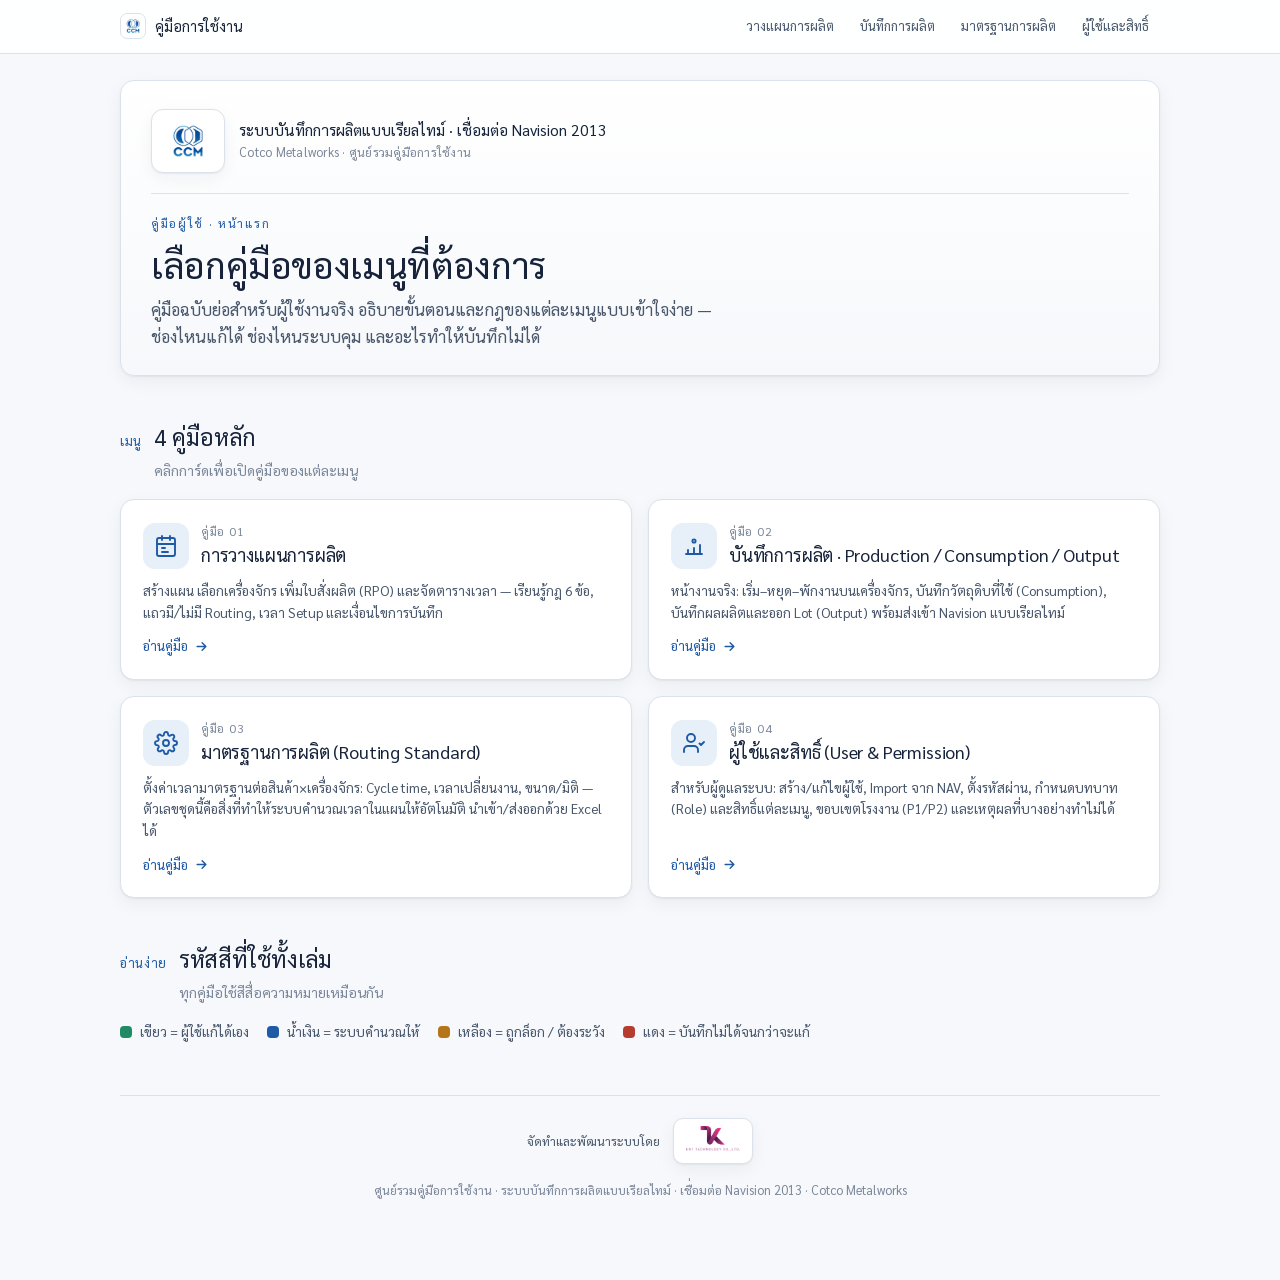
<file: index.html>
<!DOCTYPE html>
<html lang="th">
<head>
<meta charset="utf-8">
<meta name="viewport" content="width=device-width, initial-scale=1">
<meta name="description" content="คู่มือการใช้งาน ระบบบันทึกการผลิตแบบเรียลไทม์ เชื่อมต่อ Navision 2013 — Cotco Metalworks">
<link rel="icon" href="data:image/svg+xml,<svg xmlns='http://www.w3.org/2000/svg' viewBox='0 0 100 100'><text y='.9em' font-size='88'>🏭</text></svg>">
<title>คู่มือการใช้งานระบบ — Cotco Metalworks</title>
<link rel="stylesheet" href="assets/guide.css">
</head>
<body>

<nav class="topnav"><div class="inner">
  <a class="home" href="index.html"><span class="mark"><img src="assets/ccm-logo.jpg" alt=""></span>คู่มือการใช้งาน</a>
  <div class="links">
    <a href="production-plan.html">วางแผนการผลิต</a>
    <a href="production-output.html">บันทึกการผลิต</a>
    <a href="production-standard.html">มาตรฐานการผลิต</a>
    <a href="user-permission.html">ผู้ใช้และสิทธิ์</a>
  </div>
</div></nav>

<div class="wrap">
  <header class="hero">
    <div class="brand-row">
      <span class="logo-chip"><img src="assets/ccm-logo.jpg" alt="CCM — Cotco Metalworks"></span>
      <span class="bt">
        <span class="sys">ระบบบันทึกการผลิตแบบเรียลไทม์ · เชื่อมต่อ Navision 2013</span>
        <span class="own">Cotco Metalworks · ศูนย์รวมคู่มือการใช้งาน</span>
      </span>
    </div>
    <p class="eyebrow">คู่มือผู้ใช้ · หน้าแรก</p>
    <h1>เลือกคู่มือของเมนูที่ต้องการ</h1>
    <p class="lede">คู่มือฉบับย่อสำหรับผู้ใช้งานจริง อธิบายขั้นตอนและกฎของแต่ละเมนูแบบเข้าใจง่าย — ช่องไหนแก้ได้ ช่องไหนระบบคุม และอะไรทำให้บันทึกไม่ได้</p>
  </header>

  <section>
    <div class="sec-head"><span class="sec-num">เมนู</span><div><h2>4 คู่มือหลัก</h2><p class="sec-sub">คลิกการ์ดเพื่อเปิดคู่มือของแต่ละเมนู</p></div></div>
    <div class="hub">

      <a class="hubcard" href="production-plan.html">
        <div class="hc-top">
          <span class="hc-ic"><svg viewBox="0 0 24 24" width="24" height="24" fill="none" stroke="currentColor" stroke-width="1.9" stroke-linecap="round" stroke-linejoin="round"><rect x="3" y="4" width="18" height="18" rx="2"/><path d="M16 2v4M8 2v4M3 10h18"/><path d="M8 14h3M8 18h6"/></svg></span>
          <div><div class="hc-n">คู่มือ 01</div><h3>การวางแผนการผลิต</h3></div>
        </div>
        <p>สร้างแผน เลือกเครื่องจักร เพิ่มใบสั่งผลิต (RPO) และจัดตารางเวลา — เรียนรู้กฎ 6 ข้อ, แถวมี/ไม่มี Routing, เวลา Setup และเงื่อนไขการบันทึก</p>
        <span class="hc-go">อ่านคู่มือ <svg viewBox="0 0 24 24" width="15" height="15" fill="none" stroke="currentColor" stroke-width="2.3" stroke-linecap="round" stroke-linejoin="round"><path d="M5 12h14M13 6l6 6-6 6"/></svg></span>
      </a>

      <a class="hubcard" href="production-output.html">
        <div class="hc-top">
          <span class="hc-ic"><svg viewBox="0 0 24 24" width="24" height="24" fill="none" stroke="currentColor" stroke-width="1.9" stroke-linecap="round" stroke-linejoin="round"><path d="M12 20v-6M6 20v-4M18 20v-9"/><circle cx="12" cy="7" r="1.6"/><path d="M4 20h16"/></svg></span>
          <div><div class="hc-n">คู่มือ 02</div><h3>บันทึกการผลิต · Production / Consumption / Output</h3></div>
        </div>
        <p>หน้างานจริง: เริ่ม–หยุด–พักงานบนเครื่องจักร, บันทึกวัตถุดิบที่ใช้ (Consumption), บันทึกผลผลิตและออก Lot (Output) พร้อมส่งเข้า Navision แบบเรียลไทม์</p>
        <span class="hc-go">อ่านคู่มือ <svg viewBox="0 0 24 24" width="15" height="15" fill="none" stroke="currentColor" stroke-width="2.3" stroke-linecap="round" stroke-linejoin="round"><path d="M5 12h14M13 6l6 6-6 6"/></svg></span>
      </a>

      <a class="hubcard" href="production-standard.html">
        <div class="hc-top">
          <span class="hc-ic"><svg viewBox="0 0 24 24" width="24" height="24" fill="none" stroke="currentColor" stroke-width="1.9" stroke-linecap="round" stroke-linejoin="round"><circle cx="12" cy="12" r="3"/><path d="M19.4 15a1.65 1.65 0 0 0 .33 1.82l.06.06a2 2 0 1 1-2.83 2.83l-.06-.06a1.65 1.65 0 0 0-1.82-.33 1.65 1.65 0 0 0-1 1.51V21a2 2 0 0 1-4 0v-.09A1.65 1.65 0 0 0 9 19.4a1.65 1.65 0 0 0-1.82.33l-.06.06a2 2 0 1 1-2.83-2.83l.06-.06a1.65 1.65 0 0 0 .33-1.82 1.65 1.65 0 0 0-1.51-1H3a2 2 0 0 1 0-4h.09A1.65 1.65 0 0 0 4.6 9a1.65 1.65 0 0 0-.33-1.82l-.06-.06a2 2 0 1 1 2.83-2.83l.06.06a1.65 1.65 0 0 0 1.82.33H9a1.65 1.65 0 0 0 1-1.51V3a2 2 0 0 1 4 0v.09a1.65 1.65 0 0 0 1 1.51 1.65 1.65 0 0 0 1.82-.33l.06-.06a2 2 0 1 1 2.83 2.83l-.06.06a1.65 1.65 0 0 0-.33 1.82V9a1.65 1.65 0 0 0 1.51 1H21a2 2 0 0 1 0 4h-.09a1.65 1.65 0 0 0-1.51 1z"/></svg></span>
          <div><div class="hc-n">คู่มือ 03</div><h3>มาตรฐานการผลิต (Routing Standard)</h3></div>
        </div>
        <p>ตั้งค่าเวลามาตรฐานต่อสินค้า×เครื่องจักร: Cycle time, เวลาเปลี่ยนงาน, ขนาด/มิติ — ตัวเลขชุดนี้คือสิ่งที่ทำให้ระบบคำนวณเวลาในแผนให้อัตโนมัติ นำเข้า/ส่งออกด้วย Excel ได้</p>
        <span class="hc-go">อ่านคู่มือ <svg viewBox="0 0 24 24" width="15" height="15" fill="none" stroke="currentColor" stroke-width="2.3" stroke-linecap="round" stroke-linejoin="round"><path d="M5 12h14M13 6l6 6-6 6"/></svg></span>
      </a>

      <a class="hubcard" href="user-permission.html">
        <div class="hc-top">
          <span class="hc-ic"><svg viewBox="0 0 24 24" width="24" height="24" fill="none" stroke="currentColor" stroke-width="1.9" stroke-linecap="round" stroke-linejoin="round"><path d="M16 21v-2a4 4 0 0 0-4-4H6a4 4 0 0 0-4 4v2"/><circle cx="9" cy="7" r="4"/><path d="M22 11l-3 3-1.5-1.5"/></svg></span>
          <div><div class="hc-n">คู่มือ 04</div><h3>ผู้ใช้และสิทธิ์ (User &amp; Permission)</h3></div>
        </div>
        <p>สำหรับผู้ดูแลระบบ: สร้าง/แก้ไขผู้ใช้, Import จาก NAV, ตั้งรหัสผ่าน, กำหนดบทบาท (Role) และสิทธิ์แต่ละเมนู, ขอบเขตโรงงาน (P1/P2) และเหตุผลที่บางอย่างทำไม่ได้</p>
        <span class="hc-go">อ่านคู่มือ <svg viewBox="0 0 24 24" width="15" height="15" fill="none" stroke="currentColor" stroke-width="2.3" stroke-linecap="round" stroke-linejoin="round"><path d="M5 12h14M13 6l6 6-6 6"/></svg></span>
      </a>

    </div>
  </section>

  <section>
    <div class="sec-head"><span class="sec-num">อ่านง่าย</span><div><h2>รหัสสีที่ใช้ทั้งเล่ม</h2><p class="sec-sub">ทุกคู่มือใช้สีสื่อความหมายเหมือนกัน</p></div></div>
    <div class="legend" style="border-top:none;padding-top:0;margin-top:0">
      <span class="item"><span class="dot edit"></span>เขียว = ผู้ใช้แก้ได้เอง</span>
      <span class="item"><span class="dot system"></span>น้ำเงิน = ระบบคำนวณให้</span>
      <span class="item"><span class="dot lock"></span>เหลือง = ถูกล็อก / ต้องระวัง</span>
      <span class="item"><span class="dot block"></span>แดง = บันทึกไม่ได้จนกว่าจะแก้</span>
    </div>
  </section>

  <footer>
    <div class="foot-brand">
      <span class="fl">จัดทำและพัฒนาระบบโดย</span>
      <span class="fc"><img src="assets/knt-logo.png" alt="KNT Technology Co., Ltd."></span>
    </div>
    ศูนย์รวมคู่มือการใช้งาน · ระบบบันทึกการผลิตแบบเรียลไทม์ · เชื่อมต่อ Navision 2013 · Cotco Metalworks
  </footer>
</div>
</body>
</html>
</file>
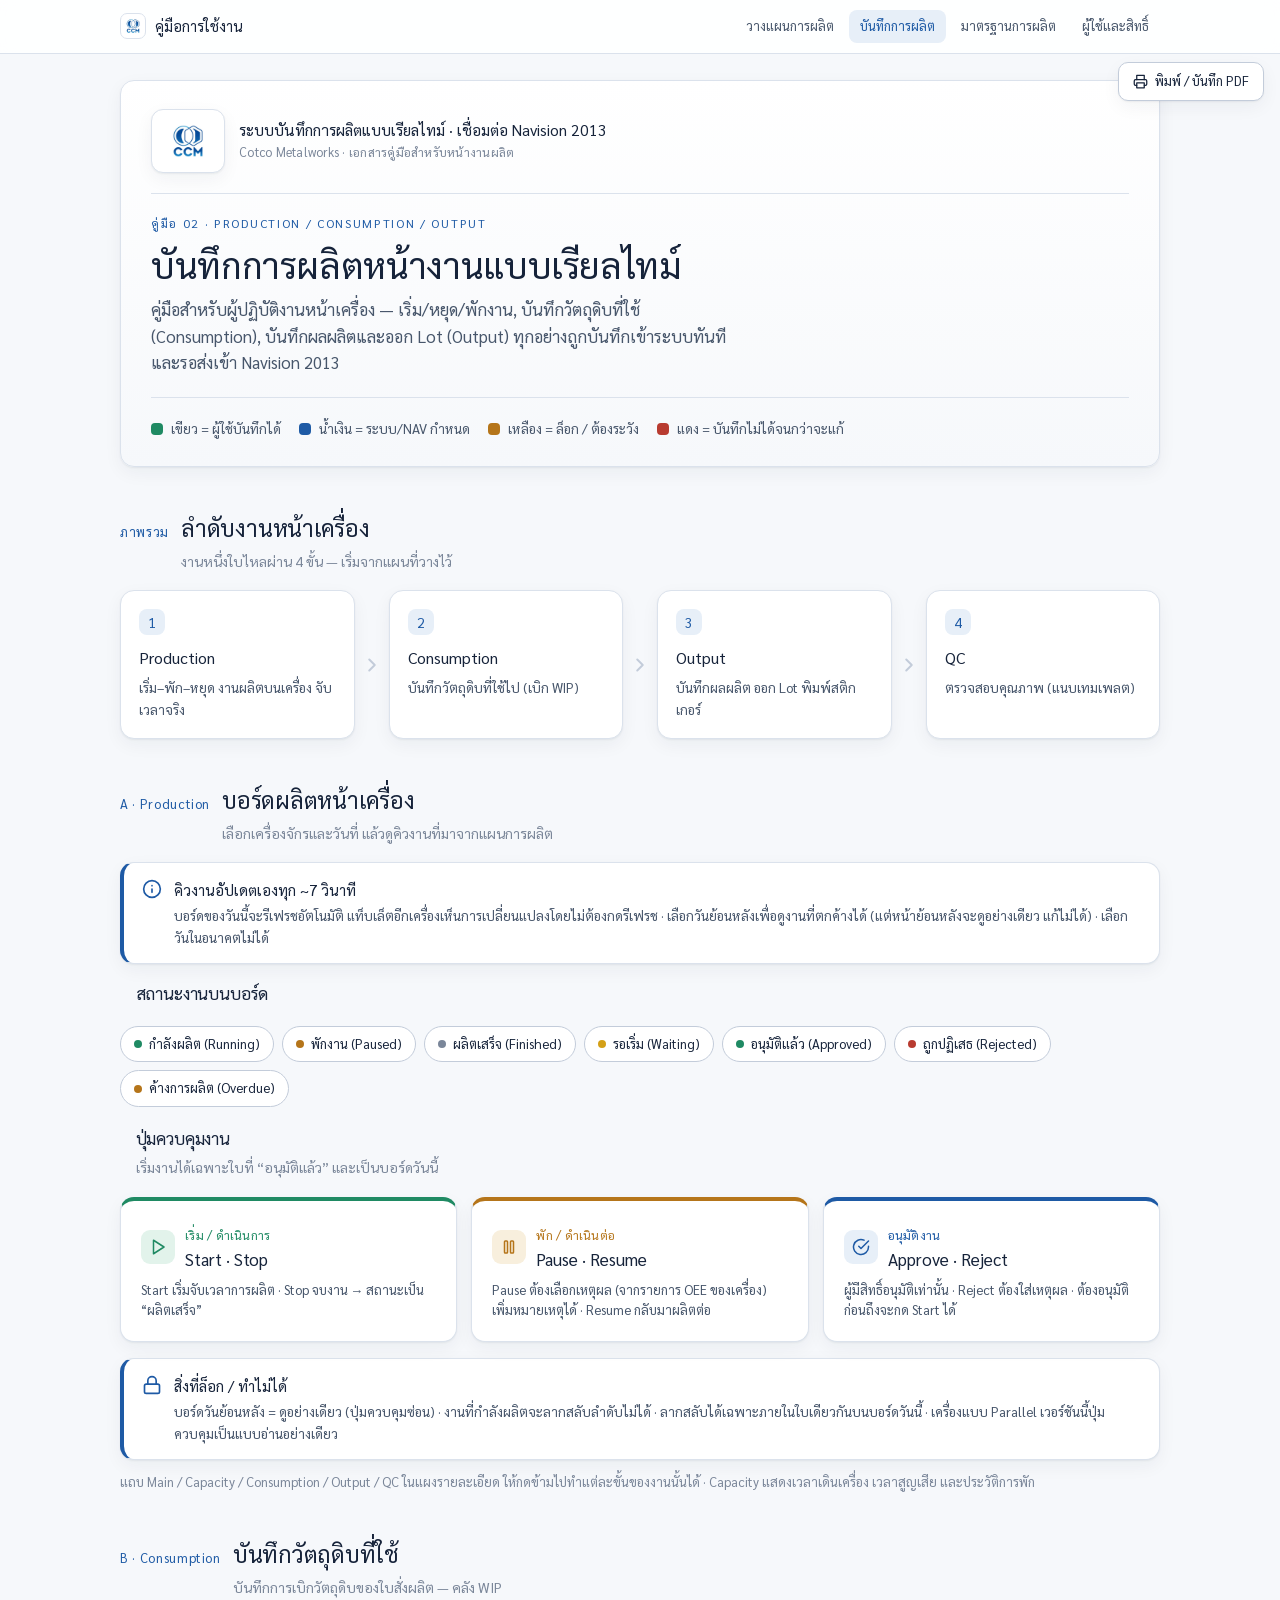
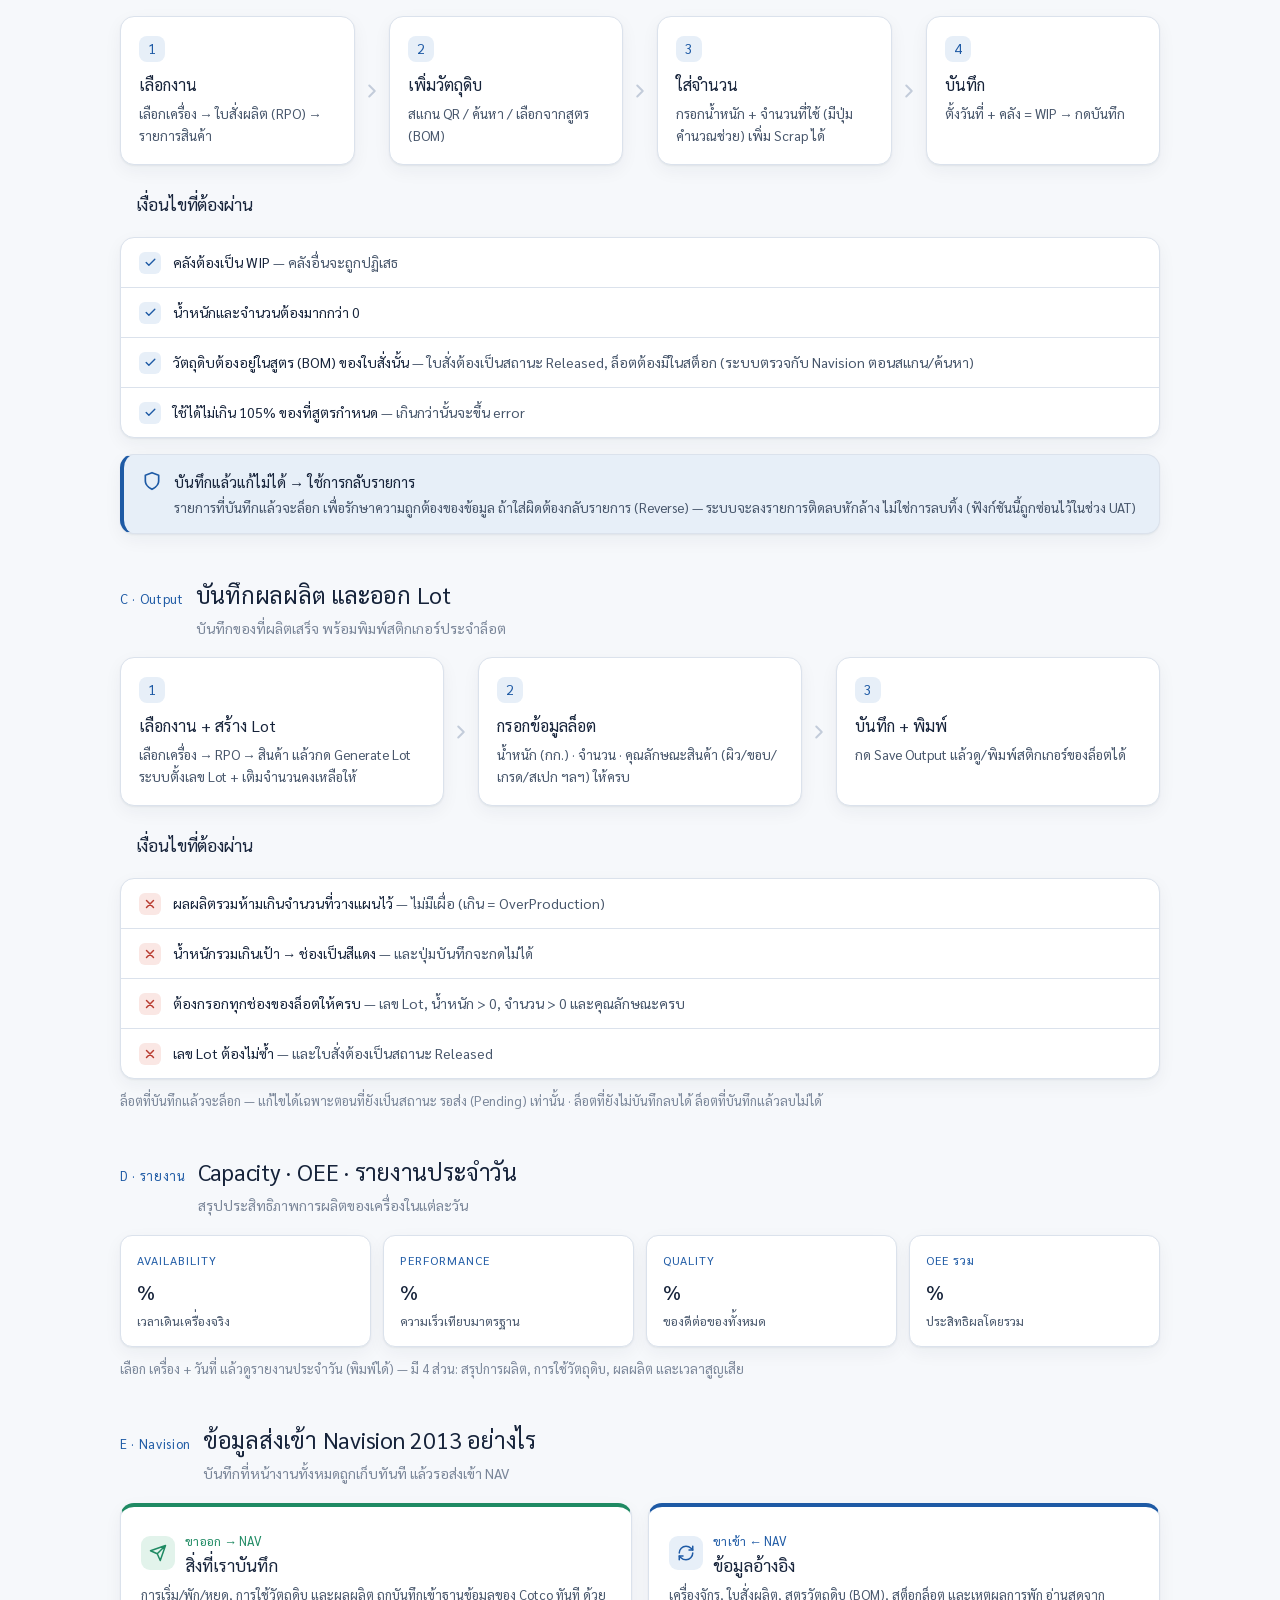
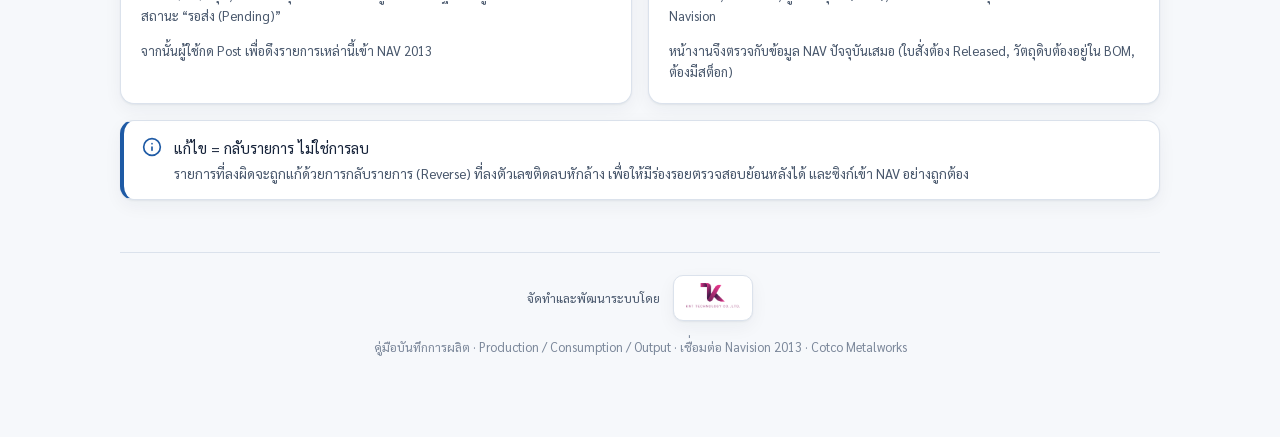
<file: production-output.html>
<!DOCTYPE html>
<html lang="th">
<head>
<meta charset="utf-8">
<meta name="viewport" content="width=device-width, initial-scale=1">
<meta name="description" content="คู่มือผู้ใช้: บันทึกการผลิตหน้างาน — Production, Consumption, Output และการเชื่อมต่อ Navision 2013">
<link rel="icon" href="data:image/svg+xml,<svg xmlns='http://www.w3.org/2000/svg' viewBox='0 0 100 100'><text y='.9em' font-size='88'>🏭</text></svg>">
<title>คู่มือบันทึกการผลิต · Production / Consumption / Output — Cotco</title>
<link rel="stylesheet" href="assets/guide.css">
</head>
<body>

<nav class="topnav"><div class="inner">
  <a class="home" href="index.html"><span class="mark"><img src="assets/ccm-logo.jpg" alt=""></span>คู่มือการใช้งาน</a>
  <div class="links">
    <a href="production-plan.html">วางแผนการผลิต</a>
    <a href="production-output.html" aria-current="page">บันทึกการผลิต</a>
    <a href="production-standard.html">มาตรฐานการผลิต</a>
    <a href="user-permission.html">ผู้ใช้และสิทธิ์</a>
  </div>
</div></nav>
<div class="toolbar"><button type="button" onclick="window.print()"><svg viewBox="0 0 24 24" width="15" height="15" fill="none" stroke="currentColor" stroke-width="2" stroke-linecap="round" stroke-linejoin="round"><polyline points="6 9 6 2 18 2 18 9"/><path d="M6 18H4a2 2 0 0 1-2-2v-5a2 2 0 0 1 2-2h16a2 2 0 0 1 2 2v5a2 2 0 0 1-2 2h-2"/><rect x="6" y="14" width="12" height="8"/></svg>พิมพ์ / บันทึก PDF</button></div>

<div class="wrap">
  <header class="hero">
    <div class="brand-row">
      <span class="logo-chip"><img src="assets/ccm-logo.jpg" alt="CCM — Cotco Metalworks"></span>
      <span class="bt">
        <span class="sys">ระบบบันทึกการผลิตแบบเรียลไทม์ · เชื่อมต่อ Navision 2013</span>
        <span class="own">Cotco Metalworks · เอกสารคู่มือสำหรับหน้างานผลิต</span>
      </span>
    </div>
    <p class="eyebrow">คู่มือ 02 · Production / Consumption / Output</p>
    <h1>บันทึกการผลิตหน้างานแบบเรียลไทม์</h1>
    <p class="lede">คู่มือสำหรับผู้ปฏิบัติงานหน้าเครื่อง — เริ่ม/หยุด/พักงาน, บันทึกวัตถุดิบที่ใช้ (Consumption), บันทึกผลผลิตและออก Lot (Output) ทุกอย่างถูกบันทึกเข้าระบบทันทีและรอส่งเข้า Navision 2013</p>
    <div class="legend">
      <span class="item"><span class="dot edit"></span>เขียว = ผู้ใช้บันทึกได้</span>
      <span class="item"><span class="dot system"></span>น้ำเงิน = ระบบ/NAV กำหนด</span>
      <span class="item"><span class="dot lock"></span>เหลือง = ล็อก / ต้องระวัง</span>
      <span class="item"><span class="dot block"></span>แดง = บันทึกไม่ได้จนกว่าจะแก้</span>
    </div>
  </header>

  <section>
    <div class="sec-head"><span class="sec-num">ภาพรวม</span><div><h2>ลำดับงานหน้าเครื่อง</h2><p class="sec-sub">งานหนึ่งใบไหลผ่าน 4 ขั้น — เริ่มจากแผนที่วางไว้</p></div></div>
    <div class="flow four">
      <div class="step"><span class="n">1</span><h3>Production</h3><p>เริ่ม–พัก–หยุด งานผลิตบนเครื่อง จับเวลาจริง</p></div>
      <div class="chev" aria-hidden="true"><svg viewBox="0 0 24 24" fill="none" stroke="currentColor" stroke-width="2.2" stroke-linecap="round" stroke-linejoin="round"><path d="M9 6l6 6-6 6"/></svg></div>
      <div class="step"><span class="n">2</span><h3>Consumption</h3><p>บันทึกวัตถุดิบที่ใช้ไป (เบิก WIP)</p></div>
      <div class="chev" aria-hidden="true"><svg viewBox="0 0 24 24" fill="none" stroke="currentColor" stroke-width="2.2" stroke-linecap="round" stroke-linejoin="round"><path d="M9 6l6 6-6 6"/></svg></div>
      <div class="step"><span class="n">3</span><h3>Output</h3><p>บันทึกผลผลิต ออก Lot พิมพ์สติกเกอร์</p></div>
      <div class="chev" aria-hidden="true"><svg viewBox="0 0 24 24" fill="none" stroke="currentColor" stroke-width="2.2" stroke-linecap="round" stroke-linejoin="round"><path d="M9 6l6 6-6 6"/></svg></div>
      <div class="step"><span class="n">4</span><h3>QC</h3><p>ตรวจสอบคุณภาพ (แนบเทมเพลต)</p></div>
    </div>
  </section>

  <!-- ============ PRODUCTION ============ -->
  <section>
    <div class="sec-head"><span class="sec-num">A · Production</span><div><h2>บอร์ดผลิตหน้าเครื่อง</h2><p class="sec-sub">เลือกเครื่องจักรและวันที่ แล้วดูคิวงานที่มาจากแผนการผลิต</p></div></div>
    <div class="callout info" style="margin-bottom:16px">
      <span class="co-ic"><svg viewBox="0 0 24 24" width="20" height="20" fill="none" stroke="currentColor" stroke-width="2" stroke-linecap="round" stroke-linejoin="round"><circle cx="12" cy="12" r="10"/><path d="M12 16v-4M12 8h.01"/></svg></span>
      <div>
        <h4>คิวงานอัปเดตเองทุก ~7 วินาที</h4>
        <p>บอร์ดของ<b>วันนี้</b>จะรีเฟรชอัตโนมัติ แท็บเล็ตอีกเครื่องเห็นการเปลี่ยนแปลงโดยไม่ต้องกดรีเฟรช · เลือก<b>วันย้อนหลัง</b>เพื่อดูงานที่ตกค้างได้ (แต่หน้าย้อนหลังจะดูอย่างเดียว แก้ไม่ได้) · <b>เลือกวันในอนาคตไม่ได้</b></p>
      </div>
    </div>

    <div class="sec-head" style="margin-top:8px"><span class="sec-num" style="visibility:hidden">·</span><div><h2 style="font-size:17px">สถานะงานบนบอร์ด</h2></div></div>
    <div class="chips" style="margin-bottom:18px">
      <span class="chip"><span class="cd green"></span>กำลังผลิต (Running)</span>
      <span class="chip"><span class="cd amber"></span>พักงาน (Paused)</span>
      <span class="chip"><span class="cd grey"></span>ผลิตเสร็จ (Finished)</span>
      <span class="chip"><span class="cd yellow"></span>รอเริ่ม (Waiting)</span>
      <span class="chip"><span class="cd green"></span>อนุมัติแล้ว (Approved)</span>
      <span class="chip"><span class="cd red"></span>ถูกปฏิเสธ (Rejected)</span>
      <span class="chip"><span class="cd amber"></span>ค้างการผลิต (Overdue)</span>
    </div>

    <div class="sec-head" style="margin-top:8px"><span class="sec-num" style="visibility:hidden">·</span><div><h2 style="font-size:17px">ปุ่มควบคุมงาน</h2><p class="sec-sub">เริ่มงานได้เฉพาะใบที่ “อนุมัติแล้ว” และเป็นบอร์ดวันนี้</p></div></div>
    <div class="grid3">
      <div class="pcard edit"><div class="ph"><span class="ic"><svg viewBox="0 0 24 24" width="18" height="18" fill="none" stroke="currentColor" stroke-width="2" stroke-linecap="round" stroke-linejoin="round"><polygon points="6 3 20 12 6 21 6 3"/></svg></span><div><span class="who">เริ่ม / ดำเนินการ</span><h3>Start · Stop</h3></div></div><p class="note" style="margin-top:2px"><b>Start</b> เริ่มจับเวลาการผลิต · <b>Stop</b> จบงาน → สถานะเป็น “ผลิตเสร็จ”</p></div>
      <div class="pcard lockc"><div class="ph"><span class="ic"><svg viewBox="0 0 24 24" width="18" height="18" fill="none" stroke="currentColor" stroke-width="2" stroke-linecap="round" stroke-linejoin="round"><rect x="6" y="4" width="4" height="16" rx="1"/><rect x="14" y="4" width="4" height="16" rx="1"/></svg></span><div><span class="who">พัก / ดำเนินต่อ</span><h3>Pause · Resume</h3></div></div><p class="note" style="margin-top:2px"><b>Pause ต้องเลือกเหตุผล</b> (จากรายการ OEE ของเครื่อง) เพิ่มหมายเหตุได้ · <b>Resume</b> กลับมาผลิตต่อ</p></div>
      <div class="pcard system"><div class="ph"><span class="ic"><svg viewBox="0 0 24 24" width="18" height="18" fill="none" stroke="currentColor" stroke-width="2" stroke-linecap="round" stroke-linejoin="round"><path d="M22 11.08V12a10 10 0 1 1-5.93-9.14"/><path d="M22 4 12 14.01l-3-3"/></svg></span><div><span class="who">อนุมัติงาน</span><h3>Approve · Reject</h3></div></div><p class="note" style="margin-top:2px">ผู้มีสิทธิ์อนุมัติเท่านั้น · <b>Reject ต้องใส่เหตุผล</b> · ต้องอนุมัติก่อนถึงจะกด Start ได้</p></div>
    </div>

    <div class="callout info" style="margin-top:16px">
      <span class="co-ic"><svg viewBox="0 0 24 24" width="20" height="20" fill="none" stroke="currentColor" stroke-width="2" stroke-linecap="round" stroke-linejoin="round"><rect x="3" y="11" width="18" height="11" rx="2"/><path d="M7 11V7a5 5 0 0 1 10 0v4"/></svg></span>
      <div>
        <h4>สิ่งที่ล็อก / ทำไม่ได้</h4>
        <p>บอร์ด<b>วันย้อนหลัง</b> = ดูอย่างเดียว (ปุ่มควบคุมซ่อน) · งานที่<b>กำลังผลิต</b>จะลากสลับลำดับไม่ได้ · ลากสลับได้เฉพาะภายในใบเดียวกันบนบอร์ดวันนี้ · เครื่องแบบ Parallel เวอร์ชันนี้ปุ่มควบคุมเป็นแบบอ่านอย่างเดียว</p>
      </div>
    </div>
    <p class="life-note">แถบ <b>Main / Capacity / Consumption / Output / QC</b> ในแผงรายละเอียด ให้กดข้ามไปทำแต่ละขั้นของงานนั้นได้ · Capacity แสดงเวลาเดินเครื่อง เวลาสูญเสีย และประวัติการพัก</p>
  </section>

  <!-- ============ CONSUMPTION ============ -->
  <section>
    <div class="sec-head"><span class="sec-num">B · Consumption</span><div><h2>บันทึกวัตถุดิบที่ใช้</h2><p class="sec-sub">บันทึกการเบิกวัตถุดิบของใบสั่งผลิต — คลัง WIP</p></div></div>
    <div class="flow four">
      <div class="step"><span class="n">1</span><h3>เลือกงาน</h3><p>เลือกเครื่อง → ใบสั่งผลิต (RPO) → รายการสินค้า</p></div>
      <div class="chev" aria-hidden="true"><svg viewBox="0 0 24 24" fill="none" stroke="currentColor" stroke-width="2.2" stroke-linecap="round" stroke-linejoin="round"><path d="M9 6l6 6-6 6"/></svg></div>
      <div class="step"><span class="n">2</span><h3>เพิ่มวัตถุดิบ</h3><p>สแกน QR / ค้นหา / เลือกจากสูตร (BOM)</p></div>
      <div class="chev" aria-hidden="true"><svg viewBox="0 0 24 24" fill="none" stroke="currentColor" stroke-width="2.2" stroke-linecap="round" stroke-linejoin="round"><path d="M9 6l6 6-6 6"/></svg></div>
      <div class="step"><span class="n">3</span><h3>ใส่จำนวน</h3><p>กรอกน้ำหนัก + จำนวนที่ใช้ (มีปุ่มคำนวณช่วย) เพิ่ม Scrap ได้</p></div>
      <div class="chev" aria-hidden="true"><svg viewBox="0 0 24 24" fill="none" stroke="currentColor" stroke-width="2.2" stroke-linecap="round" stroke-linejoin="round"><path d="M9 6l6 6-6 6"/></svg></div>
      <div class="step"><span class="n">4</span><h3>บันทึก</h3><p>ตั้งวันที่ + คลัง = WIP → กดบันทึก</p></div>
    </div>
    <div class="sec-head" style="margin-top:26px"><span class="sec-num" style="visibility:hidden">·</span><div><h2 style="font-size:17px">เงื่อนไขที่ต้องผ่าน</h2></div></div>
    <div class="checks">
      <div class="check"><span class="ci i"><svg viewBox="0 0 24 24" width="13" height="13" fill="none" stroke="currentColor" stroke-width="2.5" stroke-linecap="round" stroke-linejoin="round"><path d="M20 6 9 17l-5-5"/></svg></span><span class="ct"><b>คลังต้องเป็น WIP</b> <span>— คลังอื่นจะถูกปฏิเสธ</span></span></div>
      <div class="check"><span class="ci i"><svg viewBox="0 0 24 24" width="13" height="13" fill="none" stroke="currentColor" stroke-width="2.5" stroke-linecap="round" stroke-linejoin="round"><path d="M20 6 9 17l-5-5"/></svg></span><span class="ct"><b>น้ำหนักและจำนวนต้องมากกว่า 0</b></span></div>
      <div class="check"><span class="ci i"><svg viewBox="0 0 24 24" width="13" height="13" fill="none" stroke="currentColor" stroke-width="2.5" stroke-linecap="round" stroke-linejoin="round"><path d="M20 6 9 17l-5-5"/></svg></span><span class="ct"><b>วัตถุดิบต้องอยู่ในสูตร (BOM) ของใบสั่งนั้น</b> <span>— ใบสั่งต้องเป็นสถานะ Released, ล็อตต้องมีในสต็อก (ระบบตรวจกับ Navision ตอนสแกน/ค้นหา)</span></span></div>
      <div class="check"><span class="ci i"><svg viewBox="0 0 24 24" width="13" height="13" fill="none" stroke="currentColor" stroke-width="2.5" stroke-linecap="round" stroke-linejoin="round"><path d="M20 6 9 17l-5-5"/></svg></span><span class="ct"><b>ใช้ได้ไม่เกิน 105% ของที่สูตรกำหนด</b> <span>— เกินกว่านั้นจะขึ้น error</span></span></div>
    </div>
    <div class="callout nav" style="margin-top:16px">
      <span class="co-ic" style="color:var(--system)"><svg viewBox="0 0 24 24" width="20" height="20" fill="none" stroke="currentColor" stroke-width="2" stroke-linecap="round" stroke-linejoin="round"><path d="M12 22s8-4 8-10V5l-8-3-8 3v7c0 6 8 10 8 10z"/></svg></span>
      <div><h4>บันทึกแล้วแก้ไม่ได้ → ใช้การกลับรายการ</h4><p>รายการที่บันทึกแล้วจะ<b>ล็อก</b> เพื่อรักษาความถูกต้องของข้อมูล ถ้าใส่ผิดต้อง<b>กลับรายการ (Reverse)</b> — ระบบจะลงรายการติดลบหักล้าง ไม่ใช่การลบทิ้ง (ฟังก์ชันนี้ถูกซ่อนไว้ในช่วง UAT)</p></div>
    </div>
  </section>

  <!-- ============ OUTPUT ============ -->
  <section>
    <div class="sec-head"><span class="sec-num">C · Output</span><div><h2>บันทึกผลผลิต และออก Lot</h2><p class="sec-sub">บันทึกของที่ผลิตเสร็จ พร้อมพิมพ์สติกเกอร์ประจำล็อต</p></div></div>
    <div class="flow">
      <div class="step"><span class="n">1</span><h3>เลือกงาน + สร้าง Lot</h3><p>เลือกเครื่อง → RPO → สินค้า แล้วกด <b>Generate Lot</b> ระบบตั้งเลข Lot + เติมจำนวนคงเหลือให้</p></div>
      <div class="chev" aria-hidden="true"><svg viewBox="0 0 24 24" fill="none" stroke="currentColor" stroke-width="2.2" stroke-linecap="round" stroke-linejoin="round"><path d="M9 6l6 6-6 6"/></svg></div>
      <div class="step"><span class="n">2</span><h3>กรอกข้อมูลล็อต</h3><p>น้ำหนัก (กก.) · จำนวน · คุณลักษณะสินค้า (ผิว/ขอบ/เกรด/สเปก ฯลฯ) ให้ครบ</p></div>
      <div class="chev" aria-hidden="true"><svg viewBox="0 0 24 24" fill="none" stroke="currentColor" stroke-width="2.2" stroke-linecap="round" stroke-linejoin="round"><path d="M9 6l6 6-6 6"/></svg></div>
      <div class="step"><span class="n">3</span><h3>บันทึก + พิมพ์</h3><p>กด <b>Save Output</b> แล้วดู/พิมพ์สติกเกอร์ของล็อตได้</p></div>
    </div>
    <div class="sec-head" style="margin-top:26px"><span class="sec-num" style="visibility:hidden">·</span><div><h2 style="font-size:17px">เงื่อนไขที่ต้องผ่าน</h2></div></div>
    <div class="checks">
      <div class="check"><span class="ci x"><svg viewBox="0 0 24 24" width="14" height="14" fill="none" stroke="currentColor" stroke-width="2.5" stroke-linecap="round"><path d="M18 6 6 18M6 6l12 12"/></svg></span><span class="ct"><b>ผลผลิตรวมห้ามเกินจำนวนที่วางแผนไว้</b> <span>— ไม่มีเผื่อ (เกิน = OverProduction)</span></span></div>
      <div class="check"><span class="ci x"><svg viewBox="0 0 24 24" width="14" height="14" fill="none" stroke="currentColor" stroke-width="2.5" stroke-linecap="round"><path d="M18 6 6 18M6 6l12 12"/></svg></span><span class="ct"><b>น้ำหนักรวมเกินเป้า → ช่องเป็นสีแดง</b> <span>— และปุ่มบันทึกจะกดไม่ได้</span></span></div>
      <div class="check"><span class="ci x"><svg viewBox="0 0 24 24" width="14" height="14" fill="none" stroke="currentColor" stroke-width="2.5" stroke-linecap="round"><path d="M18 6 6 18M6 6l12 12"/></svg></span><span class="ct"><b>ต้องกรอกทุกช่องของล็อตให้ครบ</b> <span>— เลข Lot, น้ำหนัก &gt; 0, จำนวน &gt; 0 และคุณลักษณะครบ</span></span></div>
      <div class="check"><span class="ci x"><svg viewBox="0 0 24 24" width="14" height="14" fill="none" stroke="currentColor" stroke-width="2.5" stroke-linecap="round"><path d="M18 6 6 18M6 6l12 12"/></svg></span><span class="ct"><b>เลข Lot ต้องไม่ซ้ำ</b> <span>— และใบสั่งต้องเป็นสถานะ Released</span></span></div>
    </div>
    <p class="life-note">ล็อตที่บันทึกแล้วจะ<b>ล็อก</b> — แก้ไขได้เฉพาะตอนที่ยังเป็นสถานะ <b>รอส่ง (Pending)</b> เท่านั้น · ล็อตที่ยังไม่บันทึกลบได้ ล็อตที่บันทึกแล้วลบไม่ได้</p>
  </section>

  <!-- ============ OEE / REPORT ============ -->
  <section>
    <div class="sec-head"><span class="sec-num">D · รายงาน</span><div><h2>Capacity · OEE · รายงานประจำวัน</h2><p class="sec-sub">สรุปประสิทธิภาพการผลิตของเครื่องในแต่ละวัน</p></div></div>
    <div class="cal">
      <div class="cbox"><p class="cl">Availability</p><p class="cv">%</p><p class="cs">เวลาเดินเครื่องจริง</p></div>
      <div class="cbox"><p class="cl">Performance</p><p class="cv">%</p><p class="cs">ความเร็วเทียบมาตรฐาน</p></div>
      <div class="cbox"><p class="cl">Quality</p><p class="cv">%</p><p class="cs">ของดีต่อของทั้งหมด</p></div>
      <div class="cbox"><p class="cl">OEE รวม</p><p class="cv">%</p><p class="cs">ประสิทธิผลโดยรวม</p></div>
    </div>
    <p class="life-note">เลือก <b>เครื่อง + วันที่</b> แล้วดูรายงานประจำวัน (พิมพ์ได้) — มี 4 ส่วน: สรุปการผลิต, การใช้วัตถุดิบ, ผลผลิต และเวลาสูญเสีย</p>
  </section>

  <!-- ============ NAV ============ -->
  <section>
    <div class="sec-head"><span class="sec-num">E · Navision</span><div><h2>ข้อมูลส่งเข้า Navision 2013 อย่างไร</h2><p class="sec-sub">บันทึกที่หน้างานทั้งหมดถูกเก็บทันที แล้วรอส่งเข้า NAV</p></div></div>
    <div class="pivot">
      <div class="pcard edit">
        <div class="ph"><span class="ic"><svg viewBox="0 0 24 24" width="18" height="18" fill="none" stroke="currentColor" stroke-width="2" stroke-linecap="round" stroke-linejoin="round"><path d="M22 2 11 13M22 2l-7 20-4-9-9-4 20-7z"/></svg></span><div><span class="who">ขาออก → NAV</span><h3>สิ่งที่เราบันทึก</h3></div></div>
        <p class="note" style="margin-top:2px">การเริ่ม/พัก/หยุด, การใช้วัตถุดิบ และผลผลิต ถูกบันทึกเข้าฐานข้อมูลของ Cotco <b>ทันที</b> ด้วยสถานะ <b>“รอส่ง (Pending)”</b></p>
        <p class="note">จากนั้น<b>ผู้ใช้กด Post</b> เพื่อดึงรายการเหล่านี้เข้า NAV 2013</p>
      </div>
      <div class="pcard system">
        <div class="ph"><span class="ic"><svg viewBox="0 0 24 24" width="18" height="18" fill="none" stroke="currentColor" stroke-width="2" stroke-linecap="round" stroke-linejoin="round"><path d="M3 12a9 9 0 0 1 9-9 9.75 9.75 0 0 1 6.74 2.74L21 8"/><path d="M21 3v5h-5"/><path d="M21 12a9 9 0 0 1-9 9 9.75 9.75 0 0 1-6.74-2.74L3 16"/><path d="M8 16H3v5"/></svg></span><div><span class="who">ขาเข้า ← NAV</span><h3>ข้อมูลอ้างอิง</h3></div></div>
        <p class="note" style="margin-top:2px">เครื่องจักร, ใบสั่งผลิต, สูตรวัตถุดิบ (BOM), สต็อกล็อต และเหตุผลการพัก <b>อ่านสดจาก Navision</b></p>
        <p class="note">หน้างานจึงตรวจกับข้อมูล NAV ปัจจุบันเสมอ (ใบสั่งต้อง Released, วัตถุดิบต้องอยู่ใน BOM, ต้องมีสต็อก)</p>
      </div>
    </div>
    <div class="callout info" style="margin-top:16px">
      <span class="co-ic"><svg viewBox="0 0 24 24" width="20" height="20" fill="none" stroke="currentColor" stroke-width="2" stroke-linecap="round" stroke-linejoin="round"><circle cx="12" cy="12" r="10"/><path d="M12 16v-4M12 8h.01"/></svg></span>
      <div><h4>แก้ไข = กลับรายการ ไม่ใช่การลบ</h4><p>รายการที่ลงผิดจะถูกแก้ด้วยการ<b>กลับรายการ (Reverse)</b> ที่ลงตัวเลขติดลบหักล้าง เพื่อให้มีร่องรอยตรวจสอบย้อนหลังได้ และซิงก์เข้า NAV อย่างถูกต้อง</p></div>
    </div>
  </section>

  <footer>
    <div class="foot-brand"><span class="fl">จัดทำและพัฒนาระบบโดย</span><span class="fc"><img src="assets/knt-logo.png" alt="KNT Technology Co., Ltd."></span></div>
    คู่มือบันทึกการผลิต · Production / Consumption / Output · เชื่อมต่อ Navision 2013 · Cotco Metalworks
  </footer>
</div>
</body>
</html>
</file>
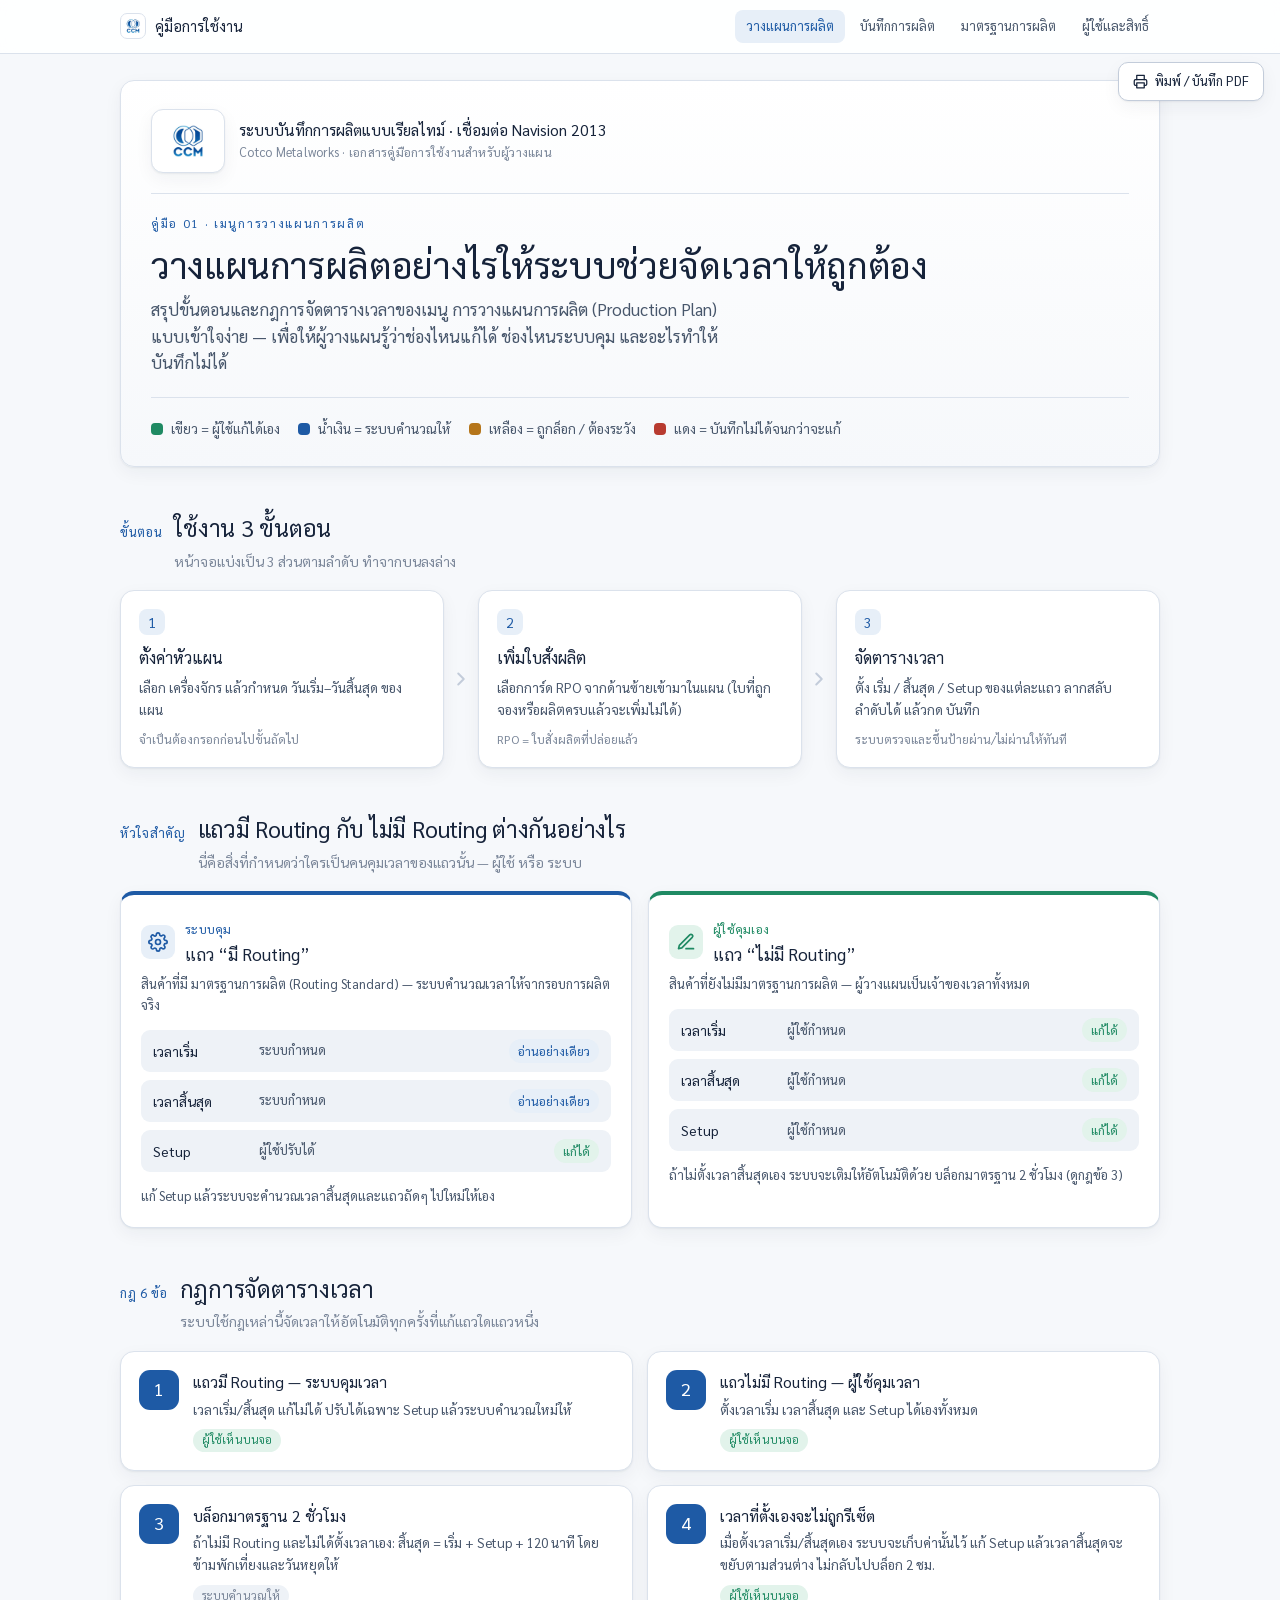
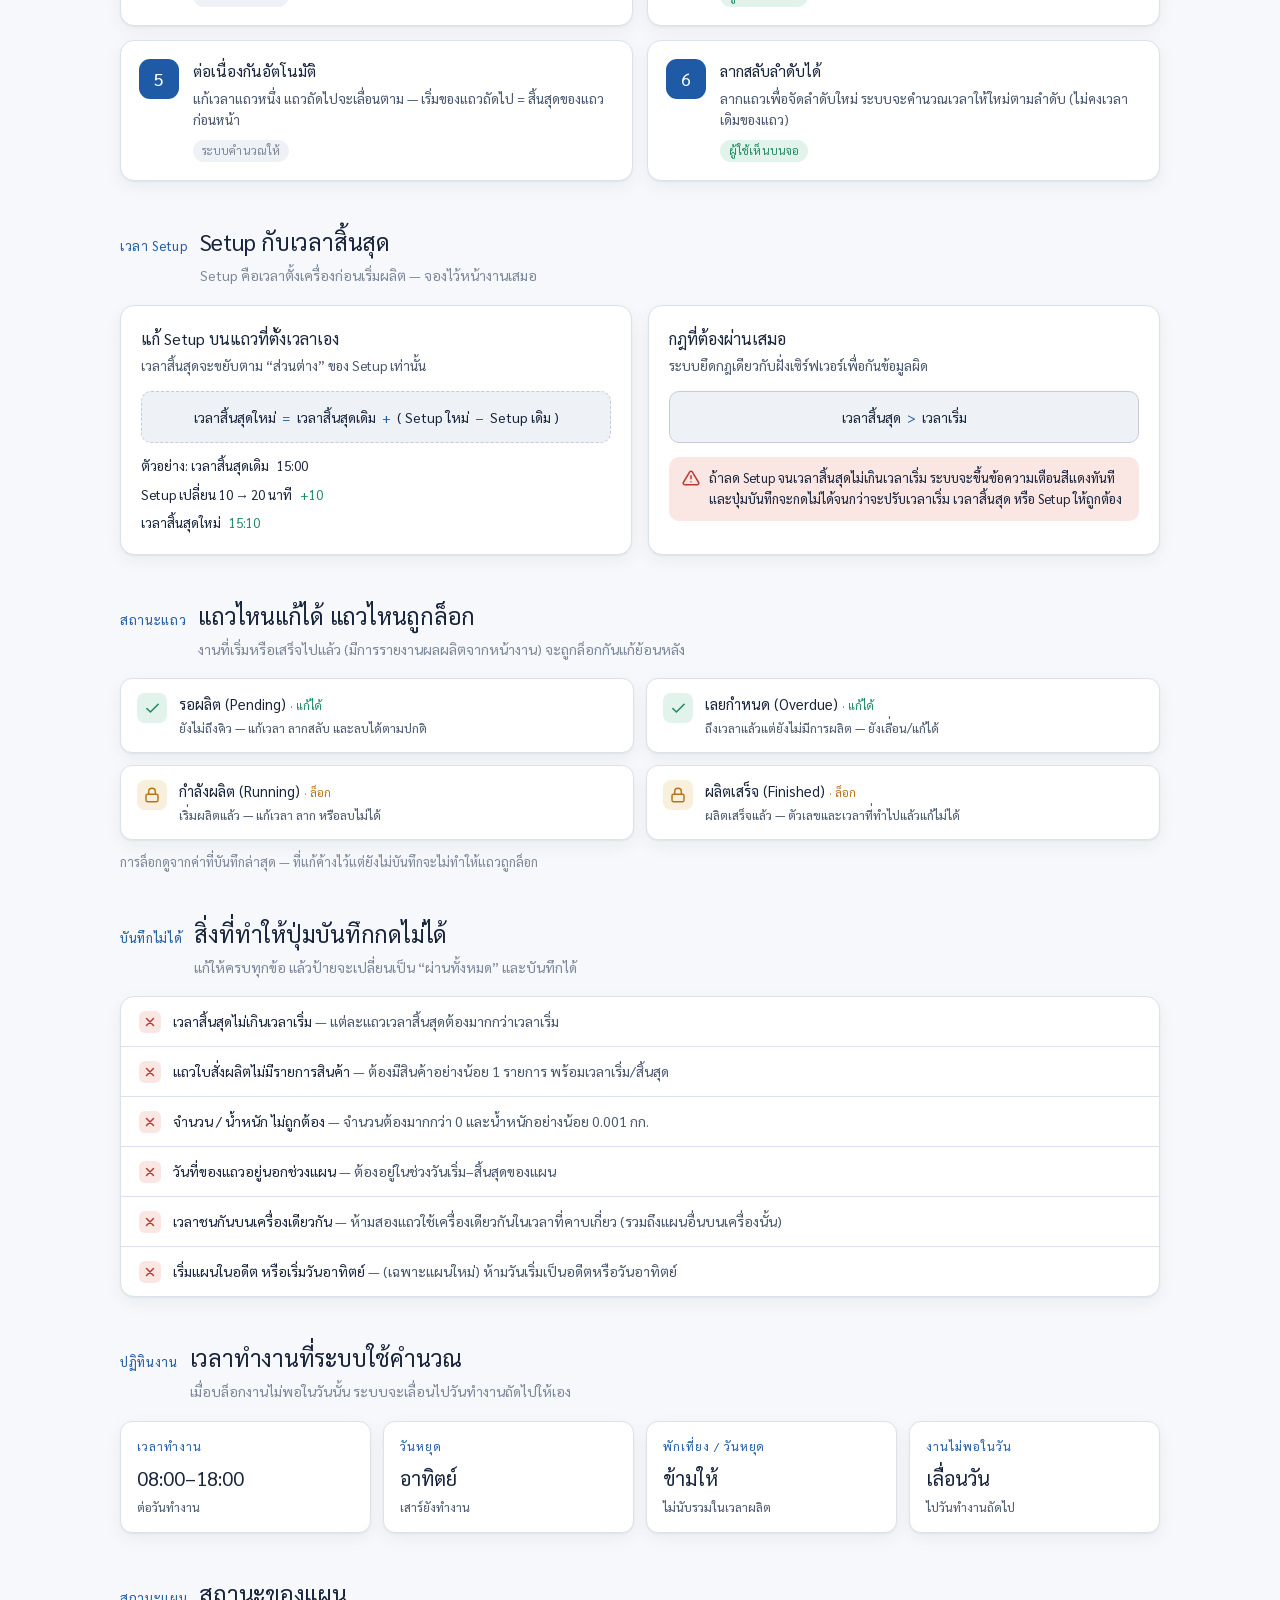
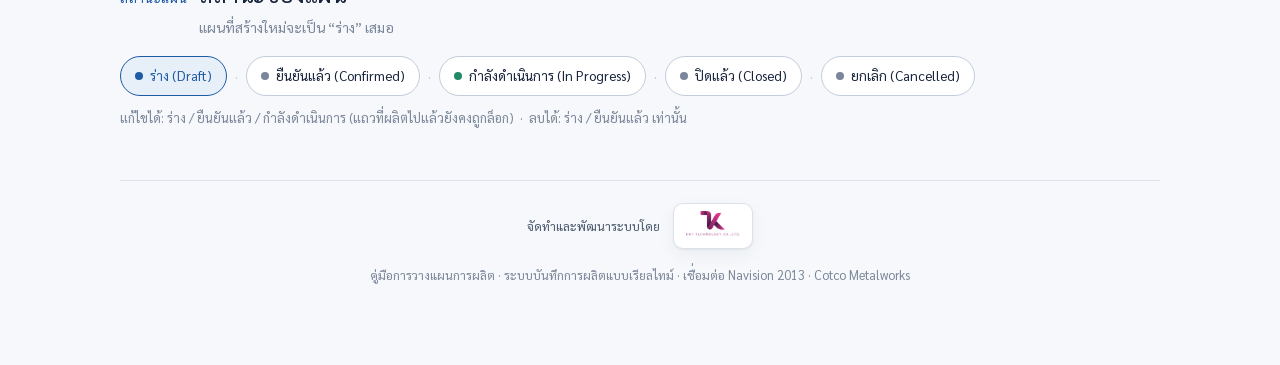
<file: production-plan.html>
<!DOCTYPE html>
<html lang="th">
<head>
<meta charset="utf-8">
<meta name="viewport" content="width=device-width, initial-scale=1">
<meta name="description" content="คู่มือผู้ใช้: ขั้นตอนและกฎการจัดตารางเวลาของเมนูการวางแผนการผลิต (Production Plan)">
<link rel="icon" href="data:image/svg+xml,<svg xmlns='http://www.w3.org/2000/svg' viewBox='0 0 100 100'><text y='.9em' font-size='88'>🏭</text></svg>">
<title>คู่มือการวางแผนการผลิต — Cotco</title>
<link rel="stylesheet" href="assets/guide.css">
</head>
<body>

<nav class="topnav"><div class="inner">
  <a class="home" href="index.html"><span class="mark"><img src="assets/ccm-logo.jpg" alt=""></span>คู่มือการใช้งาน</a>
  <div class="links">
    <a href="production-plan.html" aria-current="page">วางแผนการผลิต</a>
    <a href="production-output.html">บันทึกการผลิต</a>
    <a href="production-standard.html">มาตรฐานการผลิต</a>
    <a href="user-permission.html">ผู้ใช้และสิทธิ์</a>
  </div>
</div></nav>
<div class="toolbar"><button type="button" onclick="window.print()"><svg viewBox="0 0 24 24" width="15" height="15" fill="none" stroke="currentColor" stroke-width="2" stroke-linecap="round" stroke-linejoin="round"><polyline points="6 9 6 2 18 2 18 9"/><path d="M6 18H4a2 2 0 0 1-2-2v-5a2 2 0 0 1 2-2h16a2 2 0 0 1 2 2v5a2 2 0 0 1-2 2h-2"/><rect x="6" y="14" width="12" height="8"/></svg>พิมพ์ / บันทึก PDF</button></div>

<div class="wrap">
  <header class="hero">
    <div class="brand-row">
      <span class="logo-chip"><img src="assets/ccm-logo.jpg" alt="CCM — Cotco Metalworks"></span>
      <span class="bt">
        <span class="sys">ระบบบันทึกการผลิตแบบเรียลไทม์ · เชื่อมต่อ Navision 2013</span>
        <span class="own">Cotco Metalworks · เอกสารคู่มือการใช้งานสำหรับผู้วางแผน</span>
      </span>
    </div>
    <p class="eyebrow">คู่มือ 01 · เมนูการวางแผนการผลิต</p>
    <h1>วางแผนการผลิตอย่างไรให้ระบบช่วยจัดเวลาให้ถูกต้อง</h1>
    <p class="lede">สรุปขั้นตอนและกฎการจัดตารางเวลาของเมนู <b>การวางแผนการผลิต (Production Plan)</b> แบบเข้าใจง่าย — เพื่อให้ผู้วางแผนรู้ว่าช่องไหนแก้ได้ ช่องไหนระบบคุม และอะไรทำให้บันทึกไม่ได้</p>
    <div class="legend">
      <span class="item"><span class="dot edit"></span>เขียว = ผู้ใช้แก้ได้เอง</span>
      <span class="item"><span class="dot system"></span>น้ำเงิน = ระบบคำนวณให้</span>
      <span class="item"><span class="dot lock"></span>เหลือง = ถูกล็อก / ต้องระวัง</span>
      <span class="item"><span class="dot block"></span>แดง = บันทึกไม่ได้จนกว่าจะแก้</span>
    </div>
  </header>

  <section>
    <div class="sec-head"><span class="sec-num">ขั้นตอน</span><div><h2>ใช้งาน 3 ขั้นตอน</h2><p class="sec-sub">หน้าจอแบ่งเป็น 3 ส่วนตามลำดับ ทำจากบนลงล่าง</p></div></div>
    <div class="flow">
      <div class="step">
        <span class="n">1</span><h3>ตั้งค่าหัวแผน</h3>
        <p>เลือก <b>เครื่องจักร</b> แล้วกำหนด <b>วันเริ่ม–วันสิ้นสุด</b> ของแผน</p>
        <p class="tag">จำเป็นต้องกรอกก่อนไปขั้นถัดไป</p>
      </div>
      <div class="chev" aria-hidden="true"><svg viewBox="0 0 24 24" fill="none" stroke="currentColor" stroke-width="2.2" stroke-linecap="round" stroke-linejoin="round"><path d="M9 6l6 6-6 6"/></svg></div>
      <div class="step">
        <span class="n">2</span><h3>เพิ่มใบสั่งผลิต</h3>
        <p>เลือกการ์ด <b>RPO</b> จากด้านซ้ายเข้ามาในแผน (ใบที่ถูกจองหรือผลิตครบแล้วจะเพิ่มไม่ได้)</p>
        <p class="tag">RPO = ใบสั่งผลิตที่ปล่อยแล้ว</p>
      </div>
      <div class="chev" aria-hidden="true"><svg viewBox="0 0 24 24" fill="none" stroke="currentColor" stroke-width="2.2" stroke-linecap="round" stroke-linejoin="round"><path d="M9 6l6 6-6 6"/></svg></div>
      <div class="step">
        <span class="n">3</span><h3>จัดตารางเวลา</h3>
        <p>ตั้ง <b>เริ่ม / สิ้นสุด / Setup</b> ของแต่ละแถว ลากสลับลำดับได้ แล้วกด <b>บันทึก</b></p>
        <p class="tag">ระบบตรวจและขึ้นป้ายผ่าน/ไม่ผ่านให้ทันที</p>
      </div>
    </div>
  </section>

  <section>
    <div class="sec-head"><span class="sec-num">หัวใจสำคัญ</span><div><h2>แถวมี Routing กับ ไม่มี Routing ต่างกันอย่างไร</h2><p class="sec-sub">นี่คือสิ่งที่กำหนดว่าใครเป็นคนคุมเวลาของแถวนั้น — ผู้ใช้ หรือ ระบบ</p></div></div>
    <div class="pivot">
      <div class="pcard system">
        <div class="ph">
          <span class="ic"><svg viewBox="0 0 24 24" width="20" height="20" fill="none" stroke="currentColor" stroke-width="2" stroke-linecap="round" stroke-linejoin="round"><circle cx="12" cy="12" r="3"/><path d="M19.4 15a1.65 1.65 0 0 0 .33 1.82l.06.06a2 2 0 1 1-2.83 2.83l-.06-.06a1.65 1.65 0 0 0-1.82-.33 1.65 1.65 0 0 0-1 1.51V21a2 2 0 0 1-4 0v-.09A1.65 1.65 0 0 0 9 19.4a1.65 1.65 0 0 0-1.82.33l-.06.06a2 2 0 1 1-2.83-2.83l.06-.06a1.65 1.65 0 0 0 .33-1.82 1.65 1.65 0 0 0-1.51-1H3a2 2 0 0 1 0-4h.09A1.65 1.65 0 0 0 4.6 9a1.65 1.65 0 0 0-.33-1.82l-.06-.06a2 2 0 1 1 2.83-2.83l.06.06a1.65 1.65 0 0 0 1.82.33H9a1.65 1.65 0 0 0 1-1.51V3a2 2 0 0 1 4 0v.09a1.65 1.65 0 0 0 1 1.51 1.65 1.65 0 0 0 1.82-.33l.06-.06a2 2 0 1 1 2.83 2.83l-.06.06a1.65 1.65 0 0 0-.33 1.82V9a1.65 1.65 0 0 0 1.51 1H21a2 2 0 0 1 0 4h-.09a1.65 1.65 0 0 0-1.51 1z"/></svg></span>
          <div><span class="who">ระบบคุม</span><h3>แถว “มี Routing”</h3></div>
        </div>
        <p class="note" style="margin-top:2px">สินค้าที่มี <b>มาตรฐานการผลิต (Routing Standard)</b> — ระบบคำนวณเวลาให้จากรอบการผลิตจริง</p>
        <div class="fields">
          <div class="frow"><span class="fl">เวลาเริ่ม</span><span>ระบบกำหนด</span><span class="fs lock">อ่านอย่างเดียว</span></div>
          <div class="frow"><span class="fl">เวลาสิ้นสุด</span><span>ระบบกำหนด</span><span class="fs lock">อ่านอย่างเดียว</span></div>
          <div class="frow"><span class="fl">Setup</span><span>ผู้ใช้ปรับได้</span><span class="fs free">แก้ได้</span></div>
        </div>
        <p class="note">แก้ Setup แล้วระบบจะคำนวณเวลาสิ้นสุดและแถวถัดๆ ไปใหม่ให้เอง</p>
      </div>
      <div class="pcard edit">
        <div class="ph">
          <span class="ic"><svg viewBox="0 0 24 24" width="20" height="20" fill="none" stroke="currentColor" stroke-width="2" stroke-linecap="round" stroke-linejoin="round"><path d="M12 20h9"/><path d="M16.5 3.5a2.12 2.12 0 0 1 3 3L7 19l-4 1 1-4z"/></svg></span>
          <div><span class="who">ผู้ใช้คุมเอง</span><h3>แถว “ไม่มี Routing”</h3></div>
        </div>
        <p class="note" style="margin-top:2px">สินค้าที่ยังไม่มีมาตรฐานการผลิต — ผู้วางแผนเป็นเจ้าของเวลาทั้งหมด</p>
        <div class="fields">
          <div class="frow"><span class="fl">เวลาเริ่ม</span><span>ผู้ใช้กำหนด</span><span class="fs free">แก้ได้</span></div>
          <div class="frow"><span class="fl">เวลาสิ้นสุด</span><span>ผู้ใช้กำหนด</span><span class="fs free">แก้ได้</span></div>
          <div class="frow"><span class="fl">Setup</span><span>ผู้ใช้กำหนด</span><span class="fs free">แก้ได้</span></div>
        </div>
        <p class="note">ถ้าไม่ตั้งเวลาสิ้นสุดเอง ระบบจะเติมให้อัตโนมัติด้วย <b>บล็อกมาตรฐาน 2 ชั่วโมง</b> (ดูกฎข้อ 3)</p>
      </div>
    </div>
  </section>

  <section>
    <div class="sec-head"><span class="sec-num">กฎ 6 ข้อ</span><div><h2>กฎการจัดตารางเวลา</h2><p class="sec-sub">ระบบใช้กฎเหล่านี้จัดเวลาให้อัตโนมัติทุกครั้งที่แก้แถวใดแถวหนึ่ง</p></div></div>
    <div class="rules">
      <div class="rule"><span class="rn">1</span><div><h3>แถวมี Routing — ระบบคุมเวลา</h3><p>เวลาเริ่ม/สิ้นสุด แก้ไม่ได้ ปรับได้เฉพาะ Setup แล้วระบบคำนวณใหม่ให้</p><span class="badge see">ผู้ใช้เห็นบนจอ</span></div></div>
      <div class="rule"><span class="rn">2</span><div><h3>แถวไม่มี Routing — ผู้ใช้คุมเวลา</h3><p>ตั้งเวลาเริ่ม เวลาสิ้นสุด และ Setup ได้เองทั้งหมด</p><span class="badge see">ผู้ใช้เห็นบนจอ</span></div></div>
      <div class="rule"><span class="rn">3</span><div><h3>บล็อกมาตรฐาน 2 ชั่วโมง</h3><p>ถ้าไม่มี Routing และไม่ได้ตั้งเวลาเอง: สิ้นสุด = เริ่ม + Setup + 120 นาที โดยข้ามพักเที่ยงและวันหยุดให้</p><span class="badge auto">ระบบคำนวณให้</span></div></div>
      <div class="rule"><span class="rn">4</span><div><h3>เวลาที่ตั้งเองจะไม่ถูกรีเซ็ต</h3><p>เมื่อตั้งเวลาเริ่ม/สิ้นสุดเอง ระบบจะเก็บค่านั้นไว้ แก้ Setup แล้วเวลาสิ้นสุดจะ<b>ขยับตามส่วนต่าง</b> ไม่กลับไปบล็อก 2 ชม.</p><span class="badge see">ผู้ใช้เห็นบนจอ</span></div></div>
      <div class="rule"><span class="rn">5</span><div><h3>ต่อเนื่องกันอัตโนมัติ</h3><p>แก้เวลาแถวหนึ่ง แถวถัดไปจะเลื่อนตาม — <b>เริ่มของแถวถัดไป = สิ้นสุดของแถวก่อนหน้า</b></p><span class="badge auto">ระบบคำนวณให้</span></div></div>
      <div class="rule"><span class="rn">6</span><div><h3>ลากสลับลำดับได้</h3><p>ลากแถวเพื่อจัดลำดับใหม่ ระบบจะคำนวณเวลาให้ใหม่ตามลำดับ (ไม่คงเวลาเดิมของแถว)</p><span class="badge see">ผู้ใช้เห็นบนจอ</span></div></div>
    </div>
  </section>

  <section>
    <div class="sec-head"><span class="sec-num">เวลา Setup</span><div><h2>Setup กับเวลาสิ้นสุด</h2><p class="sec-sub">Setup คือเวลาตั้งเครื่องก่อนเริ่มผลิต — จองไว้หน้างานเสมอ</p></div></div>
    <div class="duo">
      <div class="panel">
        <h3>แก้ Setup บนแถวที่ตั้งเวลาเอง</h3>
        <p class="desc">เวลาสิ้นสุดจะขยับตาม “ส่วนต่าง” ของ Setup เท่านั้น</p>
        <div class="formula">เวลาสิ้นสุดใหม่ <span class="op">=</span> เวลาสิ้นสุดเดิม <span class="op">+</span> ( Setup ใหม่ <span class="op">−</span> Setup เดิม )</div>
        <div class="ex">
          <div class="er"><span>ตัวอย่าง: เวลาสิ้นสุดเดิม</span><b>15:00</b></div>
          <div class="er"><span>Setup เปลี่ยน 10 → 20 นาที</span><span class="arrow-in">+10</span></div>
          <div class="er"><span>เวลาสิ้นสุดใหม่</span><b style="color:var(--edit)">15:10</b></div>
        </div>
      </div>
      <div class="panel">
        <h3>กฎที่ต้องผ่านเสมอ</h3>
        <p class="desc">ระบบยึดกฎเดียวกับฝั่งเซิร์ฟเวอร์เพื่อกันข้อมูลผิด</p>
        <div class="formula" style="border-style:solid">เวลาสิ้นสุด <span class="op">&gt;</span> เวลาเริ่ม</div>
        <div class="warn-line">
          <svg viewBox="0 0 24 24" width="18" height="18" fill="none" stroke="currentColor" stroke-width="2" stroke-linecap="round" stroke-linejoin="round"><path d="M10.29 3.86 1.82 18a2 2 0 0 0 1.71 3h16.94a2 2 0 0 0 1.71-3L13.71 3.86a2 2 0 0 0-3.42 0z"/><line x1="12" y1="9" x2="12" y2="13"/><line x1="12" y1="17" x2="12.01" y2="17"/></svg>
          <span>ถ้าลด Setup จนเวลาสิ้นสุดไม่เกินเวลาเริ่ม ระบบจะขึ้น<b>ข้อความเตือนสีแดง</b>ทันที และ<b>ปุ่มบันทึกจะกดไม่ได้</b>จนกว่าจะปรับเวลาเริ่ม เวลาสิ้นสุด หรือ Setup ให้ถูกต้อง</span>
        </div>
      </div>
    </div>
  </section>

  <section>
    <div class="sec-head"><span class="sec-num">สถานะแถว</span><div><h2>แถวไหนแก้ได้ แถวไหนถูกล็อก</h2><p class="sec-sub">งานที่เริ่มหรือเสร็จไปแล้ว (มีการรายงานผลผลิตจากหน้างาน) จะถูกล็อกกันแก้ย้อนหลัง</p></div></div>
    <div class="states">
      <div class="state on"><span class="si"><svg viewBox="0 0 24 24" width="17" height="17" fill="none" stroke="currentColor" stroke-width="2.2" stroke-linecap="round" stroke-linejoin="round"><path d="M20 6 9 17l-5-5"/></svg></span><div><h4>รอผลิต (Pending) <span class="k">· แก้ได้</span></h4><p>ยังไม่ถึงคิว — แก้เวลา ลากสลับ และลบได้ตามปกติ</p></div></div>
      <div class="state on"><span class="si"><svg viewBox="0 0 24 24" width="17" height="17" fill="none" stroke="currentColor" stroke-width="2.2" stroke-linecap="round" stroke-linejoin="round"><path d="M20 6 9 17l-5-5"/></svg></span><div><h4>เลยกำหนด (Overdue) <span class="k">· แก้ได้</span></h4><p>ถึงเวลาแล้วแต่ยังไม่มีการผลิต — ยังเลื่อน/แก้ได้</p></div></div>
      <div class="state off"><span class="si"><svg viewBox="0 0 24 24" width="16" height="16" fill="none" stroke="currentColor" stroke-width="2.2" stroke-linecap="round" stroke-linejoin="round"><rect x="3" y="11" width="18" height="11" rx="2"/><path d="M7 11V7a5 5 0 0 1 10 0v4"/></svg></span><div><h4>กำลังผลิต (Running) <span class="k">· ล็อก</span></h4><p>เริ่มผลิตแล้ว — แก้เวลา ลาก หรือลบไม่ได้</p></div></div>
      <div class="state off"><span class="si"><svg viewBox="0 0 24 24" width="16" height="16" fill="none" stroke="currentColor" stroke-width="2.2" stroke-linecap="round" stroke-linejoin="round"><rect x="3" y="11" width="18" height="11" rx="2"/><path d="M7 11V7a5 5 0 0 1 10 0v4"/></svg></span><div><h4>ผลิตเสร็จ (Finished) <span class="k">· ล็อก</span></h4><p>ผลิตเสร็จแล้ว — ตัวเลขและเวลาที่ทำไปแล้วแก้ไม่ได้</p></div></div>
    </div>
    <p class="life-note">การล็อกดูจากค่าที่<b>บันทึกล่าสุด</b> — ที่แก้ค้างไว้แต่ยังไม่บันทึกจะไม่ทำให้แถวถูกล็อก</p>
  </section>

  <section>
    <div class="sec-head"><span class="sec-num">บันทึกไม่ได้</span><div><h2>สิ่งที่ทำให้ปุ่มบันทึกกดไม่ได้</h2><p class="sec-sub">แก้ให้ครบทุกข้อ แล้วป้ายจะเปลี่ยนเป็น “ผ่านทั้งหมด” และบันทึกได้</p></div></div>
    <div class="checks">
      <div class="check"><span class="ci x"><svg viewBox="0 0 24 24" width="14" height="14" fill="none" stroke="currentColor" stroke-width="2.5" stroke-linecap="round"><path d="M18 6 6 18M6 6l12 12"/></svg></span><span class="ct"><b>เวลาสิ้นสุดไม่เกินเวลาเริ่ม</b> <span>— แต่ละแถวเวลาสิ้นสุดต้องมากกว่าเวลาเริ่ม</span></span></div>
      <div class="check"><span class="ci x"><svg viewBox="0 0 24 24" width="14" height="14" fill="none" stroke="currentColor" stroke-width="2.5" stroke-linecap="round"><path d="M18 6 6 18M6 6l12 12"/></svg></span><span class="ct"><b>แถวใบสั่งผลิตไม่มีรายการสินค้า</b> <span>— ต้องมีสินค้าอย่างน้อย 1 รายการ พร้อมเวลาเริ่ม/สิ้นสุด</span></span></div>
      <div class="check"><span class="ci x"><svg viewBox="0 0 24 24" width="14" height="14" fill="none" stroke="currentColor" stroke-width="2.5" stroke-linecap="round"><path d="M18 6 6 18M6 6l12 12"/></svg></span><span class="ct"><b>จำนวน / น้ำหนัก ไม่ถูกต้อง</b> <span>— จำนวนต้องมากกว่า 0 และน้ำหนักอย่างน้อย 0.001 กก.</span></span></div>
      <div class="check"><span class="ci x"><svg viewBox="0 0 24 24" width="14" height="14" fill="none" stroke="currentColor" stroke-width="2.5" stroke-linecap="round"><path d="M18 6 6 18M6 6l12 12"/></svg></span><span class="ct"><b>วันที่ของแถวอยู่นอกช่วงแผน</b> <span>— ต้องอยู่ในช่วงวันเริ่ม–สิ้นสุดของแผน</span></span></div>
      <div class="check"><span class="ci x"><svg viewBox="0 0 24 24" width="14" height="14" fill="none" stroke="currentColor" stroke-width="2.5" stroke-linecap="round"><path d="M18 6 6 18M6 6l12 12"/></svg></span><span class="ct"><b>เวลาชนกันบนเครื่องเดียวกัน</b> <span>— ห้ามสองแถวใช้เครื่องเดียวกันในเวลาที่คาบเกี่ยว (รวมถึงแผนอื่นบนเครื่องนั้น)</span></span></div>
      <div class="check"><span class="ci x"><svg viewBox="0 0 24 24" width="14" height="14" fill="none" stroke="currentColor" stroke-width="2.5" stroke-linecap="round"><path d="M18 6 6 18M6 6l12 12"/></svg></span><span class="ct"><b>เริ่มแผนในอดีต หรือเริ่มวันอาทิตย์</b> <span>— (เฉพาะแผนใหม่) ห้ามวันเริ่มเป็นอดีตหรือวันอาทิตย์</span></span></div>
    </div>
  </section>

  <section>
    <div class="sec-head"><span class="sec-num">ปฏิทินงาน</span><div><h2>เวลาทำงานที่ระบบใช้คำนวณ</h2><p class="sec-sub">เมื่อบล็อกงานไม่พอในวันนั้น ระบบจะเลื่อนไปวันทำงานถัดไปให้เอง</p></div></div>
    <div class="cal">
      <div class="cbox"><p class="cl">เวลาทำงาน</p><p class="cv">08:00–18:00</p><p class="cs">ต่อวันทำงาน</p></div>
      <div class="cbox"><p class="cl">วันหยุด</p><p class="cv">อาทิตย์</p><p class="cs">เสาร์ยังทำงาน</p></div>
      <div class="cbox"><p class="cl">พักเที่ยง / วันหยุด</p><p class="cv">ข้ามให้</p><p class="cs">ไม่นับรวมในเวลาผลิต</p></div>
      <div class="cbox"><p class="cl">งานไม่พอในวัน</p><p class="cv">เลื่อนวัน</p><p class="cs">ไปวันทำงานถัดไป</p></div>
    </div>
  </section>

  <section>
    <div class="sec-head"><span class="sec-num">สถานะแผน</span><div><h2>สถานะของแผน</h2><p class="sec-sub">แผนที่สร้างใหม่จะเป็น “ร่าง” เสมอ</p></div></div>
    <div class="life">
      <span class="pill draft"><span class="pd"></span>ร่าง (Draft)</span><span class="sep">·</span>
      <span class="pill"><span class="pd"></span>ยืนยันแล้ว (Confirmed)</span><span class="sep">·</span>
      <span class="pill"><span class="pd g"></span>กำลังดำเนินการ (In&nbsp;Progress)</span><span class="sep">·</span>
      <span class="pill"><span class="pd n"></span>ปิดแล้ว (Closed)</span><span class="sep">·</span>
      <span class="pill"><span class="pd n"></span>ยกเลิก (Cancelled)</span>
    </div>
    <p class="life-note"><b>แก้ไขได้:</b> ร่าง / ยืนยันแล้ว / กำลังดำเนินการ (แถวที่ผลิตไปแล้วยังคงถูกล็อก) &nbsp;·&nbsp; <b>ลบได้:</b> ร่าง / ยืนยันแล้ว เท่านั้น</p>
  </section>

  <footer>
    <div class="foot-brand"><span class="fl">จัดทำและพัฒนาระบบโดย</span><span class="fc"><img src="assets/knt-logo.png" alt="KNT Technology Co., Ltd."></span></div>
    คู่มือการวางแผนการผลิต · ระบบบันทึกการผลิตแบบเรียลไทม์ · เชื่อมต่อ Navision 2013 · Cotco Metalworks
  </footer>
</div>
</body>
</html>
</file>
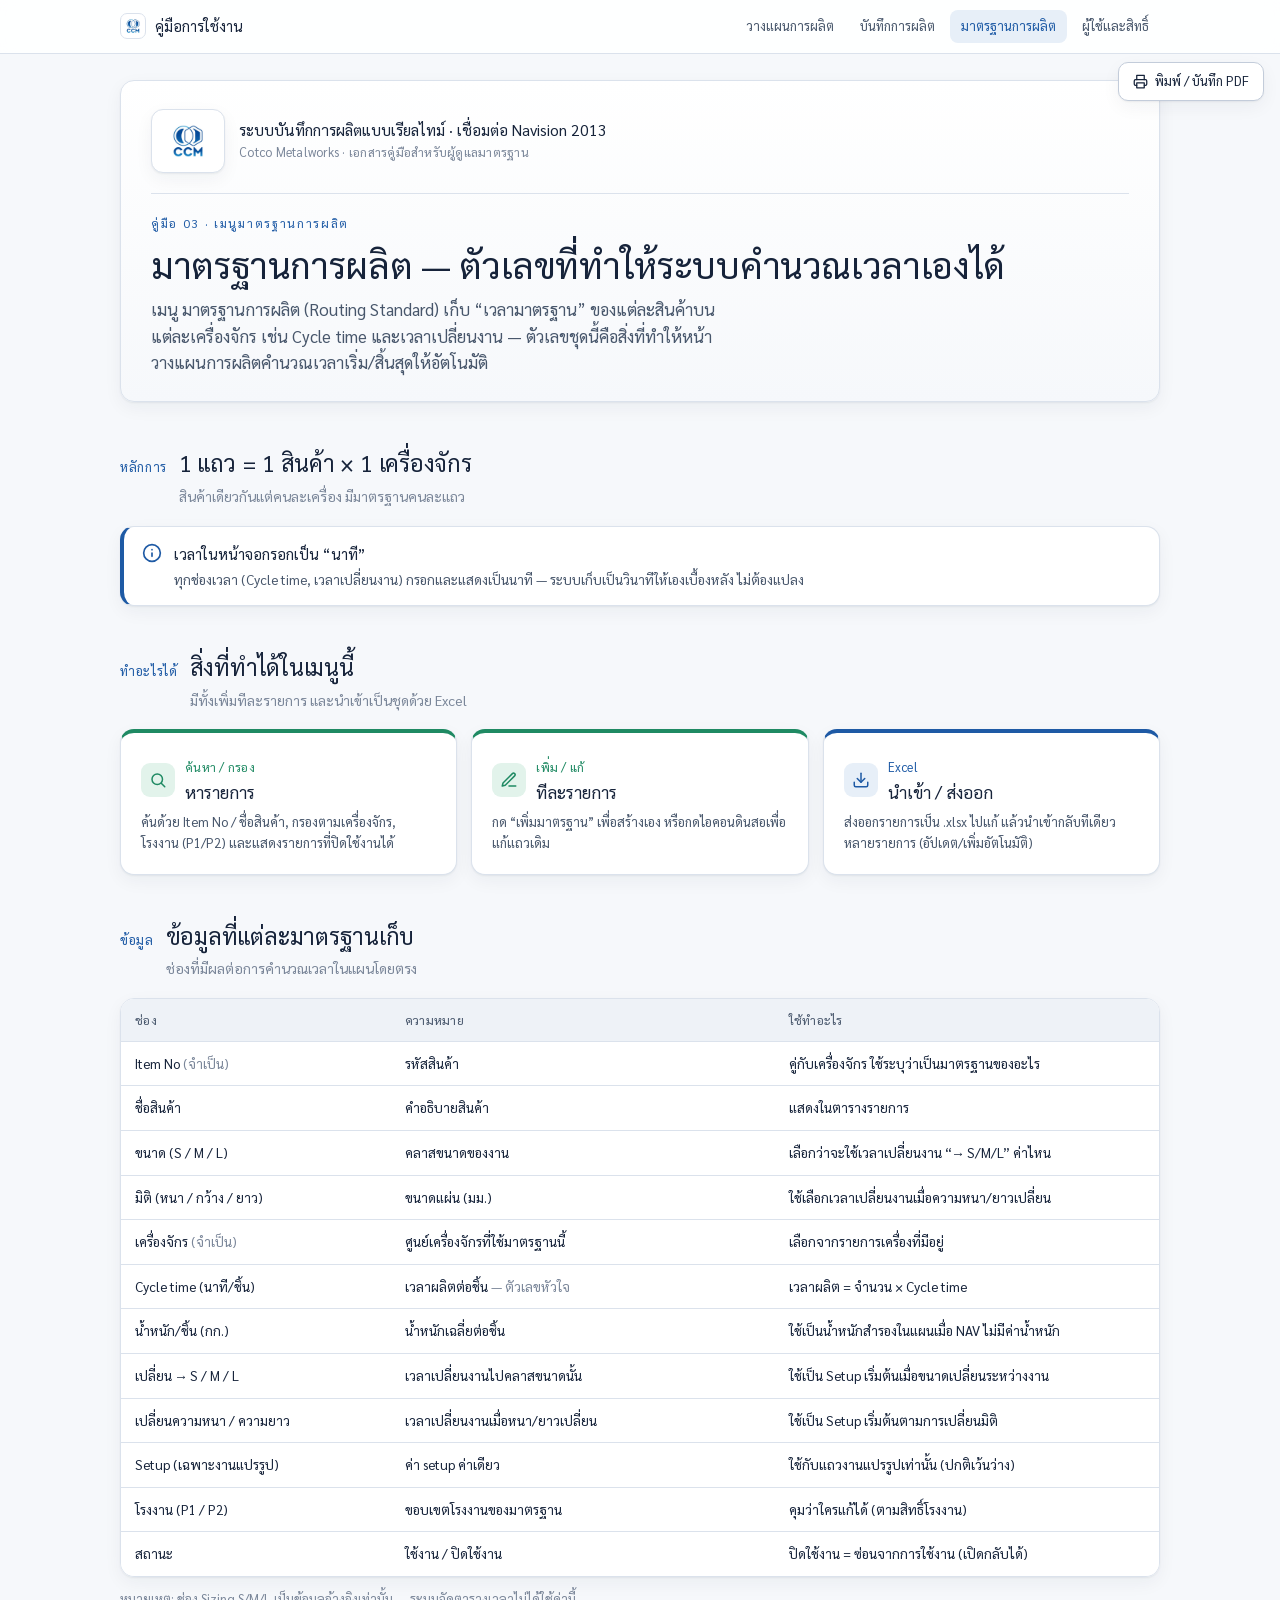
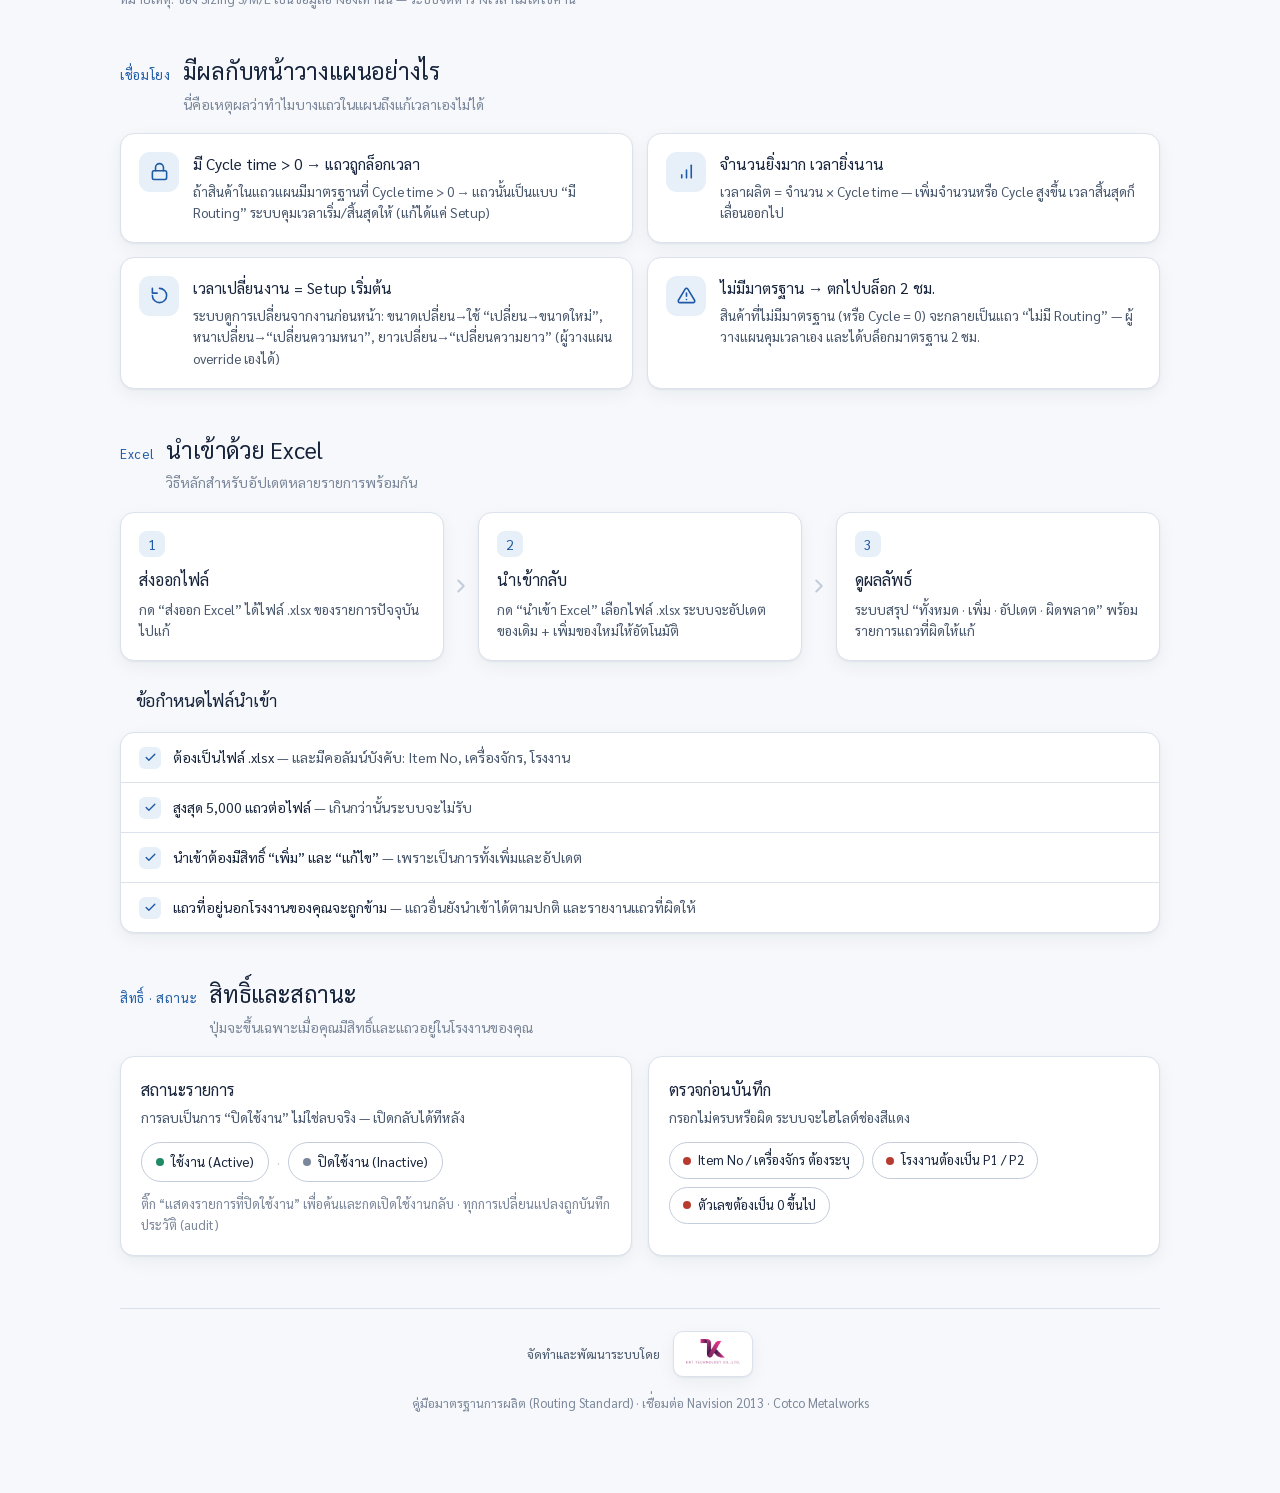
<file: production-standard.html>
<!DOCTYPE html>
<html lang="th">
<head>
<meta charset="utf-8">
<meta name="viewport" content="width=device-width, initial-scale=1">
<meta name="description" content="คู่มือผู้ใช้: เมนูมาตรฐานการผลิต (Routing Standard) — Cycle time, เวลาเปลี่ยนงาน, นำเข้า/ส่งออก Excel">
<link rel="icon" href="data:image/svg+xml,<svg xmlns='http://www.w3.org/2000/svg' viewBox='0 0 100 100'><text y='.9em' font-size='88'>🏭</text></svg>">
<title>คู่มือมาตรฐานการผลิต (Routing Standard) — Cotco</title>
<link rel="stylesheet" href="assets/guide.css">
</head>
<body>

<nav class="topnav"><div class="inner">
  <a class="home" href="index.html"><span class="mark"><img src="assets/ccm-logo.jpg" alt=""></span>คู่มือการใช้งาน</a>
  <div class="links">
    <a href="production-plan.html">วางแผนการผลิต</a>
    <a href="production-output.html">บันทึกการผลิต</a>
    <a href="production-standard.html" aria-current="page">มาตรฐานการผลิต</a>
    <a href="user-permission.html">ผู้ใช้และสิทธิ์</a>
  </div>
</div></nav>
<div class="toolbar"><button type="button" onclick="window.print()"><svg viewBox="0 0 24 24" width="15" height="15" fill="none" stroke="currentColor" stroke-width="2" stroke-linecap="round" stroke-linejoin="round"><polyline points="6 9 6 2 18 2 18 9"/><path d="M6 18H4a2 2 0 0 1-2-2v-5a2 2 0 0 1 2-2h16a2 2 0 0 1 2 2v5a2 2 0 0 1-2 2h-2"/><rect x="6" y="14" width="12" height="8"/></svg>พิมพ์ / บันทึก PDF</button></div>

<div class="wrap">
  <header class="hero">
    <div class="brand-row">
      <span class="logo-chip"><img src="assets/ccm-logo.jpg" alt="CCM — Cotco Metalworks"></span>
      <span class="bt">
        <span class="sys">ระบบบันทึกการผลิตแบบเรียลไทม์ · เชื่อมต่อ Navision 2013</span>
        <span class="own">Cotco Metalworks · เอกสารคู่มือสำหรับผู้ดูแลมาตรฐาน</span>
      </span>
    </div>
    <p class="eyebrow">คู่มือ 03 · เมนูมาตรฐานการผลิต</p>
    <h1>มาตรฐานการผลิต — ตัวเลขที่ทำให้ระบบคำนวณเวลาเองได้</h1>
    <p class="lede">เมนู <b>มาตรฐานการผลิต (Routing Standard)</b> เก็บ “เวลามาตรฐาน” ของแต่ละสินค้าบนแต่ละเครื่องจักร เช่น Cycle time และเวลาเปลี่ยนงาน — ตัวเลขชุดนี้คือสิ่งที่ทำให้หน้า<b>วางแผนการผลิต</b>คำนวณเวลาเริ่ม/สิ้นสุดให้อัตโนมัติ</p>
  </header>

  <section>
    <div class="sec-head"><span class="sec-num">หลักการ</span><div><h2>1 แถว = 1 สินค้า × 1 เครื่องจักร</h2><p class="sec-sub">สินค้าเดียวกันแต่คนละเครื่อง มีมาตรฐานคนละแถว</p></div></div>
    <div class="callout info">
      <span class="co-ic"><svg viewBox="0 0 24 24" width="20" height="20" fill="none" stroke="currentColor" stroke-width="2" stroke-linecap="round" stroke-linejoin="round"><circle cx="12" cy="12" r="10"/><path d="M12 16v-4M12 8h.01"/></svg></span>
      <div><h4>เวลาในหน้าจอกรอกเป็น “นาที”</h4><p>ทุกช่องเวลา (Cycle time, เวลาเปลี่ยนงาน) กรอกและแสดงเป็น<b>นาที</b> — ระบบเก็บเป็นวินาทีให้เองเบื้องหลัง ไม่ต้องแปลง</p></div>
    </div>
  </section>

  <section>
    <div class="sec-head"><span class="sec-num">ทำอะไรได้</span><div><h2>สิ่งที่ทำได้ในเมนูนี้</h2><p class="sec-sub">มีทั้งเพิ่มทีละรายการ และนำเข้าเป็นชุดด้วย Excel</p></div></div>
    <div class="grid3">
      <div class="pcard edit"><div class="ph"><span class="ic"><svg viewBox="0 0 24 24" width="18" height="18" fill="none" stroke="currentColor" stroke-width="2" stroke-linecap="round" stroke-linejoin="round"><circle cx="11" cy="11" r="7"/><path d="m21 21-4.3-4.3"/></svg></span><div><span class="who">ค้นหา / กรอง</span><h3>หารายการ</h3></div></div><p class="note" style="margin-top:2px">ค้นด้วย Item No / ชื่อสินค้า, กรองตามเครื่องจักร, โรงงาน (P1/P2) และแสดงรายการที่ปิดใช้งานได้</p></div>
      <div class="pcard edit"><div class="ph"><span class="ic"><svg viewBox="0 0 24 24" width="18" height="18" fill="none" stroke="currentColor" stroke-width="2" stroke-linecap="round" stroke-linejoin="round"><path d="M12 20h9"/><path d="M16.5 3.5a2.12 2.12 0 0 1 3 3L7 19l-4 1 1-4z"/></svg></span><div><span class="who">เพิ่ม / แก้</span><h3>ทีละรายการ</h3></div></div><p class="note" style="margin-top:2px">กด “เพิ่มมาตรฐาน” เพื่อสร้างเอง หรือกดไอคอนดินสอเพื่อแก้แถวเดิม</p></div>
      <div class="pcard system"><div class="ph"><span class="ic"><svg viewBox="0 0 24 24" width="18" height="18" fill="none" stroke="currentColor" stroke-width="2" stroke-linecap="round" stroke-linejoin="round"><path d="M21 15v4a2 2 0 0 1-2 2H5a2 2 0 0 1-2-2v-4"/><path d="M7 10l5 5 5-5"/><path d="M12 15V3"/></svg></span><div><span class="who">Excel</span><h3>นำเข้า / ส่งออก</h3></div></div><p class="note" style="margin-top:2px">ส่งออกรายการเป็น .xlsx ไปแก้ แล้วนำเข้ากลับทีเดียวหลายรายการ (อัปเดต/เพิ่มอัตโนมัติ)</p></div>
    </div>
  </section>

  <section>
    <div class="sec-head"><span class="sec-num">ข้อมูล</span><div><h2>ข้อมูลที่แต่ละมาตรฐานเก็บ</h2><p class="sec-sub">ช่องที่มีผลต่อการคำนวณเวลาในแผนโดยตรง</p></div></div>
    <div class="tablewrap">
      <table class="g">
        <thead><tr><th style="width:26%">ช่อง</th><th style="width:37%">ความหมาย</th><th>ใช้ทำอะไร</th></tr></thead>
        <tbody>
          <tr><td><b>Item No</b> <span class="muted">(จำเป็น)</span></td><td>รหัสสินค้า</td><td>คู่กับเครื่องจักร ใช้ระบุว่าเป็นมาตรฐานของอะไร</td></tr>
          <tr><td><b>ชื่อสินค้า</b></td><td>คำอธิบายสินค้า</td><td>แสดงในตารางรายการ</td></tr>
          <tr><td><b>ขนาด (S / M / L)</b></td><td>คลาสขนาดของงาน</td><td>เลือกว่าจะใช้เวลาเปลี่ยนงาน “→ S/M/L” ค่าไหน</td></tr>
          <tr><td><b>มิติ</b> (หนา / กว้าง / ยาว)</td><td>ขนาดแผ่น (มม.)</td><td>ใช้เลือกเวลาเปลี่ยนงานเมื่อความหนา/ยาวเปลี่ยน</td></tr>
          <tr><td><b>เครื่องจักร</b> <span class="muted">(จำเป็น)</span></td><td>ศูนย์เครื่องจักรที่ใช้มาตรฐานนี้</td><td>เลือกจากรายการเครื่องที่มีอยู่</td></tr>
          <tr><td><b>Cycle time</b> (นาที/ชิ้น)</td><td>เวลาผลิตต่อชิ้น <span class="muted">— ตัวเลขหัวใจ</span></td><td><b>เวลาผลิต = จำนวน × Cycle time</b></td></tr>
          <tr><td><b>น้ำหนัก/ชิ้น</b> (กก.)</td><td>น้ำหนักเฉลี่ยต่อชิ้น</td><td>ใช้เป็นน้ำหนักสำรองในแผนเมื่อ NAV ไม่มีค่าน้ำหนัก</td></tr>
          <tr><td><b>เปลี่ยน → S / M / L</b></td><td>เวลาเปลี่ยนงานไปคลาสขนาดนั้น</td><td>ใช้เป็น Setup เริ่มต้นเมื่อขนาดเปลี่ยนระหว่างงาน</td></tr>
          <tr><td><b>เปลี่ยนความหนา / ความยาว</b></td><td>เวลาเปลี่ยนงานเมื่อหนา/ยาวเปลี่ยน</td><td>ใช้เป็น Setup เริ่มต้นตามการเปลี่ยนมิติ</td></tr>
          <tr><td><b>Setup</b> (เฉพาะงานแปรรูป)</td><td>ค่า setup ค่าเดียว</td><td>ใช้กับแถวงานแปรรูปเท่านั้น (ปกติเว้นว่าง)</td></tr>
          <tr><td><b>โรงงาน</b> (P1 / P2)</td><td>ขอบเขตโรงงานของมาตรฐาน</td><td>คุมว่าใครแก้ได้ (ตามสิทธิ์โรงงาน)</td></tr>
          <tr><td><b>สถานะ</b></td><td>ใช้งาน / ปิดใช้งาน</td><td>ปิดใช้งาน = ซ่อนจากการใช้งาน (เปิดกลับได้)</td></tr>
        </tbody>
      </table>
    </div>
    <p class="life-note">หมายเหตุ: ช่อง <b>Sizing S/M/L</b> เป็นข้อมูลอ้างอิงเท่านั้น — ระบบจัดตารางเวลา<b>ไม่ได้ใช้</b>ค่านี้</p>
  </section>

  <section>
    <div class="sec-head"><span class="sec-num">เชื่อมโยง</span><div><h2>มีผลกับหน้าวางแผนอย่างไร</h2><p class="sec-sub">นี่คือเหตุผลว่าทำไมบางแถวในแผนถึงแก้เวลาเองไม่ได้</p></div></div>
    <div class="rules">
      <div class="rule"><span class="ri"><svg viewBox="0 0 24 24" width="19" height="19" fill="none" stroke="currentColor" stroke-width="2" stroke-linecap="round" stroke-linejoin="round"><rect x="3" y="11" width="18" height="11" rx="2"/><path d="M7 11V7a5 5 0 0 1 10 0v4"/></svg></span><div><h3>มี Cycle time &gt; 0 → แถวถูกล็อกเวลา</h3><p>ถ้าสินค้าในแถวแผนมีมาตรฐานที่ Cycle time &gt; 0 → แถวนั้นเป็นแบบ “มี Routing” ระบบคุมเวลาเริ่ม/สิ้นสุดให้ (แก้ได้แค่ Setup)</p></div></div>
      <div class="rule"><span class="ri"><svg viewBox="0 0 24 24" width="19" height="19" fill="none" stroke="currentColor" stroke-width="2" stroke-linecap="round" stroke-linejoin="round"><line x1="12" y1="20" x2="12" y2="10"/><line x1="18" y1="20" x2="18" y2="4"/><line x1="6" y1="20" x2="6" y2="16"/></svg></span><div><h3>จำนวนยิ่งมาก เวลายิ่งนาน</h3><p>เวลาผลิต = จำนวน × Cycle time — เพิ่มจำนวนหรือ Cycle สูงขึ้น เวลาสิ้นสุดก็เลื่อนออกไป</p></div></div>
      <div class="rule"><span class="ri"><svg viewBox="0 0 24 24" width="19" height="19" fill="none" stroke="currentColor" stroke-width="2" stroke-linecap="round" stroke-linejoin="round"><path d="M3 12a9 9 0 1 0 9-9"/><path d="M3 3v6h6"/></svg></span><div><h3>เวลาเปลี่ยนงาน = Setup เริ่มต้น</h3><p>ระบบดูการเปลี่ยนจากงานก่อนหน้า: ขนาดเปลี่ยน→ใช้ “เปลี่ยน→ขนาดใหม่”, หนาเปลี่ยน→“เปลี่ยนความหนา”, ยาวเปลี่ยน→“เปลี่ยนความยาว” (ผู้วางแผน override เองได้)</p></div></div>
      <div class="rule"><span class="ri"><svg viewBox="0 0 24 24" width="19" height="19" fill="none" stroke="currentColor" stroke-width="2" stroke-linecap="round" stroke-linejoin="round"><path d="M10.29 3.86 1.82 18a2 2 0 0 0 1.71 3h16.94a2 2 0 0 0 1.71-3L13.71 3.86a2 2 0 0 0-3.42 0z"/><line x1="12" y1="9" x2="12" y2="13"/><line x1="12" y1="17" x2="12.01" y2="17"/></svg></span><div><h3>ไม่มีมาตรฐาน → ตกไปบล็อก 2 ชม.</h3><p>สินค้าที่ไม่มีมาตรฐาน (หรือ Cycle = 0) จะกลายเป็นแถว “ไม่มี Routing” — ผู้วางแผนคุมเวลาเอง และได้บล็อกมาตรฐาน 2 ชม.</p></div></div>
    </div>
  </section>

  <section>
    <div class="sec-head"><span class="sec-num">Excel</span><div><h2>นำเข้าด้วย Excel</h2><p class="sec-sub">วิธีหลักสำหรับอัปเดตหลายรายการพร้อมกัน</p></div></div>
    <div class="flow">
      <div class="step"><span class="n">1</span><h3>ส่งออกไฟล์</h3><p>กด “ส่งออก Excel” ได้ไฟล์ .xlsx ของรายการปัจจุบันไปแก้</p></div>
      <div class="chev" aria-hidden="true"><svg viewBox="0 0 24 24" fill="none" stroke="currentColor" stroke-width="2.2" stroke-linecap="round" stroke-linejoin="round"><path d="M9 6l6 6-6 6"/></svg></div>
      <div class="step"><span class="n">2</span><h3>นำเข้ากลับ</h3><p>กด “นำเข้า Excel” เลือกไฟล์ .xlsx ระบบจะ<b>อัปเดตของเดิม + เพิ่มของใหม่</b>ให้อัตโนมัติ</p></div>
      <div class="chev" aria-hidden="true"><svg viewBox="0 0 24 24" fill="none" stroke="currentColor" stroke-width="2.2" stroke-linecap="round" stroke-linejoin="round"><path d="M9 6l6 6-6 6"/></svg></div>
      <div class="step"><span class="n">3</span><h3>ดูผลลัพธ์</h3><p>ระบบสรุป “ทั้งหมด · เพิ่ม · อัปเดต · ผิดพลาด” พร้อมรายการแถวที่ผิดให้แก้</p></div>
    </div>
    <div class="sec-head" style="margin-top:26px"><span class="sec-num" style="visibility:hidden">·</span><div><h2 style="font-size:17px">ข้อกำหนดไฟล์นำเข้า</h2></div></div>
    <div class="checks">
      <div class="check"><span class="ci i"><svg viewBox="0 0 24 24" width="13" height="13" fill="none" stroke="currentColor" stroke-width="2.5" stroke-linecap="round" stroke-linejoin="round"><path d="M20 6 9 17l-5-5"/></svg></span><span class="ct"><b>ต้องเป็นไฟล์ .xlsx</b> <span>— และมีคอลัมน์บังคับ: Item No, เครื่องจักร, โรงงาน</span></span></div>
      <div class="check"><span class="ci i"><svg viewBox="0 0 24 24" width="13" height="13" fill="none" stroke="currentColor" stroke-width="2.5" stroke-linecap="round" stroke-linejoin="round"><path d="M20 6 9 17l-5-5"/></svg></span><span class="ct"><b>สูงสุด 5,000 แถวต่อไฟล์</b> <span>— เกินกว่านั้นระบบจะไม่รับ</span></span></div>
      <div class="check"><span class="ci i"><svg viewBox="0 0 24 24" width="13" height="13" fill="none" stroke="currentColor" stroke-width="2.5" stroke-linecap="round" stroke-linejoin="round"><path d="M20 6 9 17l-5-5"/></svg></span><span class="ct"><b>นำเข้าต้องมีสิทธิ์ “เพิ่ม” และ “แก้ไข”</b> <span>— เพราะเป็นการทั้งเพิ่มและอัปเดต</span></span></div>
      <div class="check"><span class="ci i"><svg viewBox="0 0 24 24" width="13" height="13" fill="none" stroke="currentColor" stroke-width="2.5" stroke-linecap="round" stroke-linejoin="round"><path d="M20 6 9 17l-5-5"/></svg></span><span class="ct"><b>แถวที่อยู่นอกโรงงานของคุณจะถูกข้าม</b> <span>— แถวอื่นยังนำเข้าได้ตามปกติ และรายงานแถวที่ผิดให้</span></span></div>
    </div>
  </section>

  <section>
    <div class="sec-head"><span class="sec-num">สิทธิ์ · สถานะ</span><div><h2>สิทธิ์และสถานะ</h2><p class="sec-sub">ปุ่มจะขึ้นเฉพาะเมื่อคุณมีสิทธิ์และแถวอยู่ในโรงงานของคุณ</p></div></div>
    <div class="pivot">
      <div class="panel">
        <h3>สถานะรายการ</h3>
        <p class="desc">การลบเป็นการ “ปิดใช้งาน” ไม่ใช่ลบจริง — เปิดกลับได้ทีหลัง</p>
        <div class="life"><span class="pill"><span class="pd g"></span>ใช้งาน (Active)</span><span class="sep">·</span><span class="pill"><span class="pd n"></span>ปิดใช้งาน (Inactive)</span></div>
        <p class="life-note">ติ๊ก “แสดงรายการที่ปิดใช้งาน” เพื่อค้นและกดเปิดใช้งานกลับ · ทุกการเปลี่ยนแปลงถูกบันทึกประวัติ (audit)</p>
      </div>
      <div class="panel">
        <h3>ตรวจก่อนบันทึก</h3>
        <p class="desc">กรอกไม่ครบหรือผิด ระบบจะไฮไลต์ช่องสีแดง</p>
        <div class="chips">
          <span class="chip"><span class="cd red"></span>Item No / เครื่องจักร ต้องระบุ</span>
          <span class="chip"><span class="cd red"></span>โรงงานต้องเป็น P1 / P2</span>
          <span class="chip"><span class="cd red"></span>ตัวเลขต้องเป็น 0 ขึ้นไป</span>
        </div>
      </div>
    </div>
  </section>

  <footer>
    <div class="foot-brand"><span class="fl">จัดทำและพัฒนาระบบโดย</span><span class="fc"><img src="assets/knt-logo.png" alt="KNT Technology Co., Ltd."></span></div>
    คู่มือมาตรฐานการผลิต (Routing Standard) · เชื่อมต่อ Navision 2013 · Cotco Metalworks
  </footer>
</div>
</body>
</html>
</file>
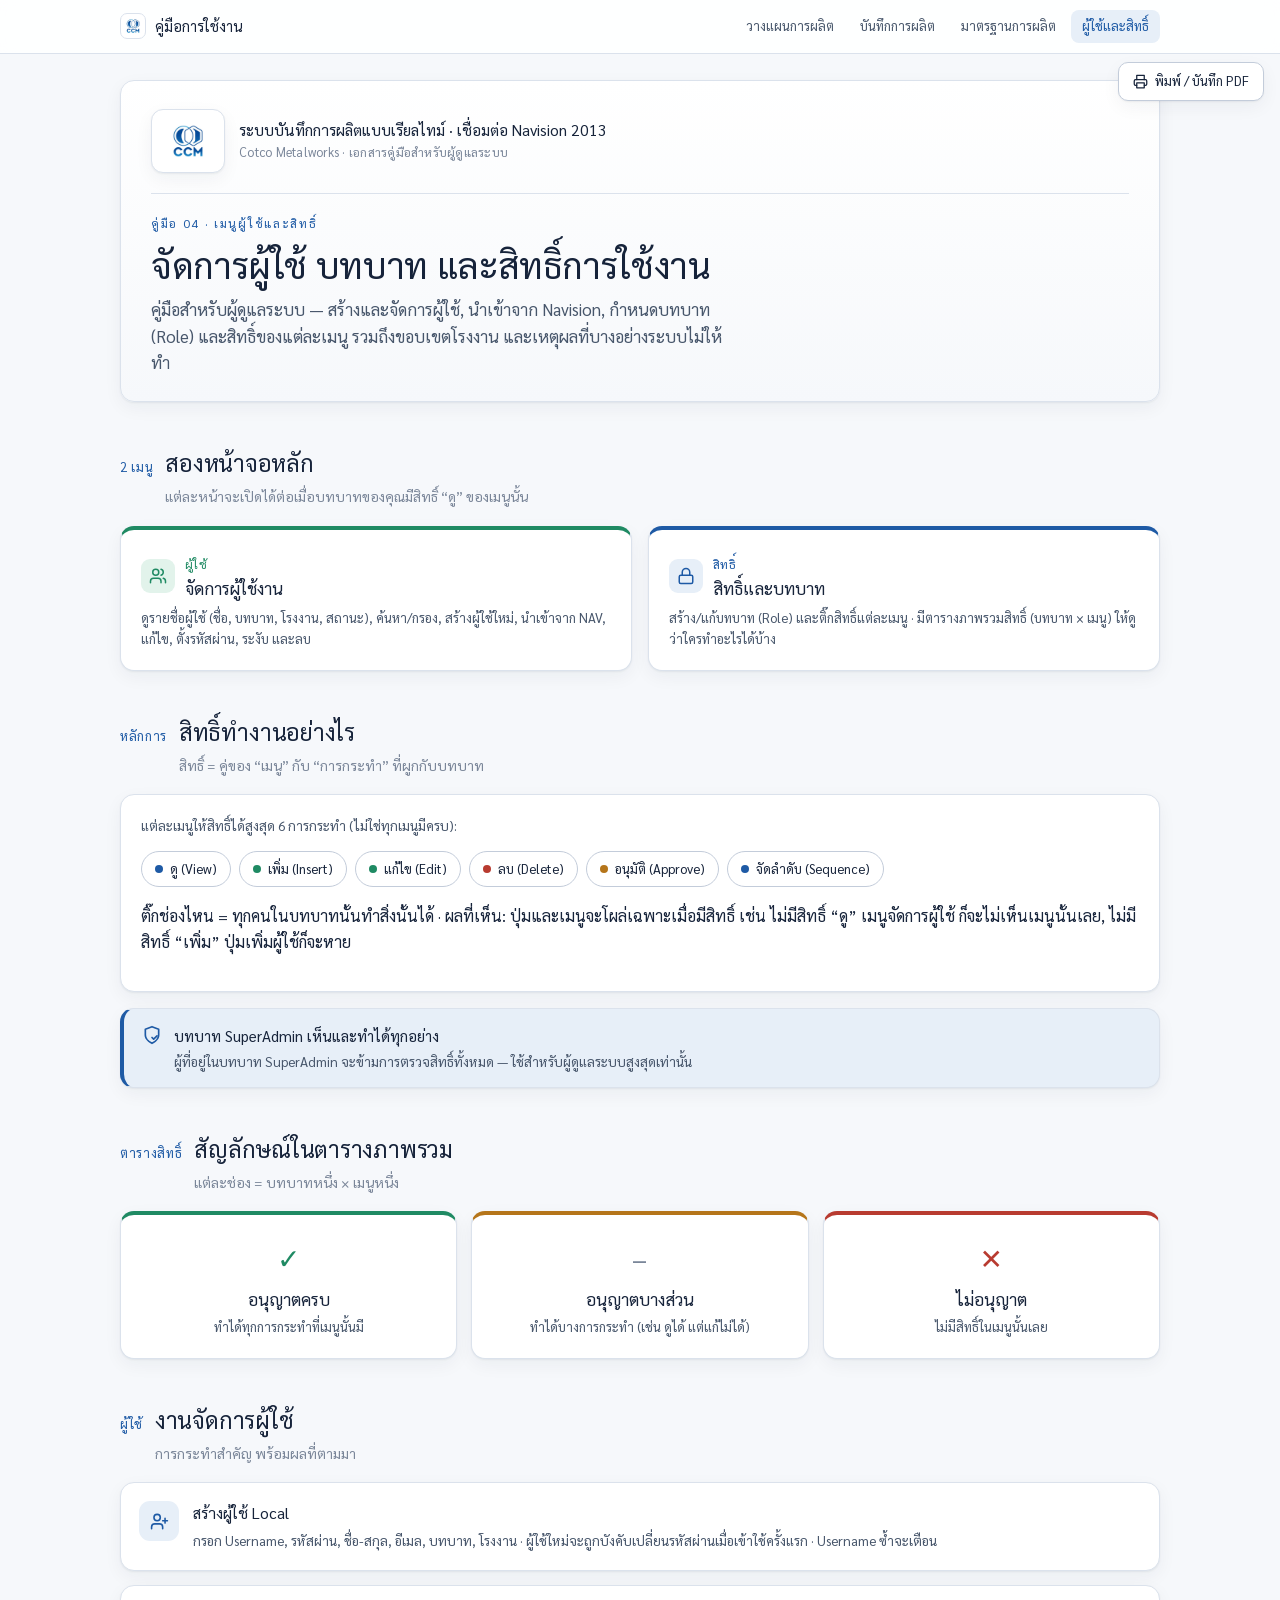
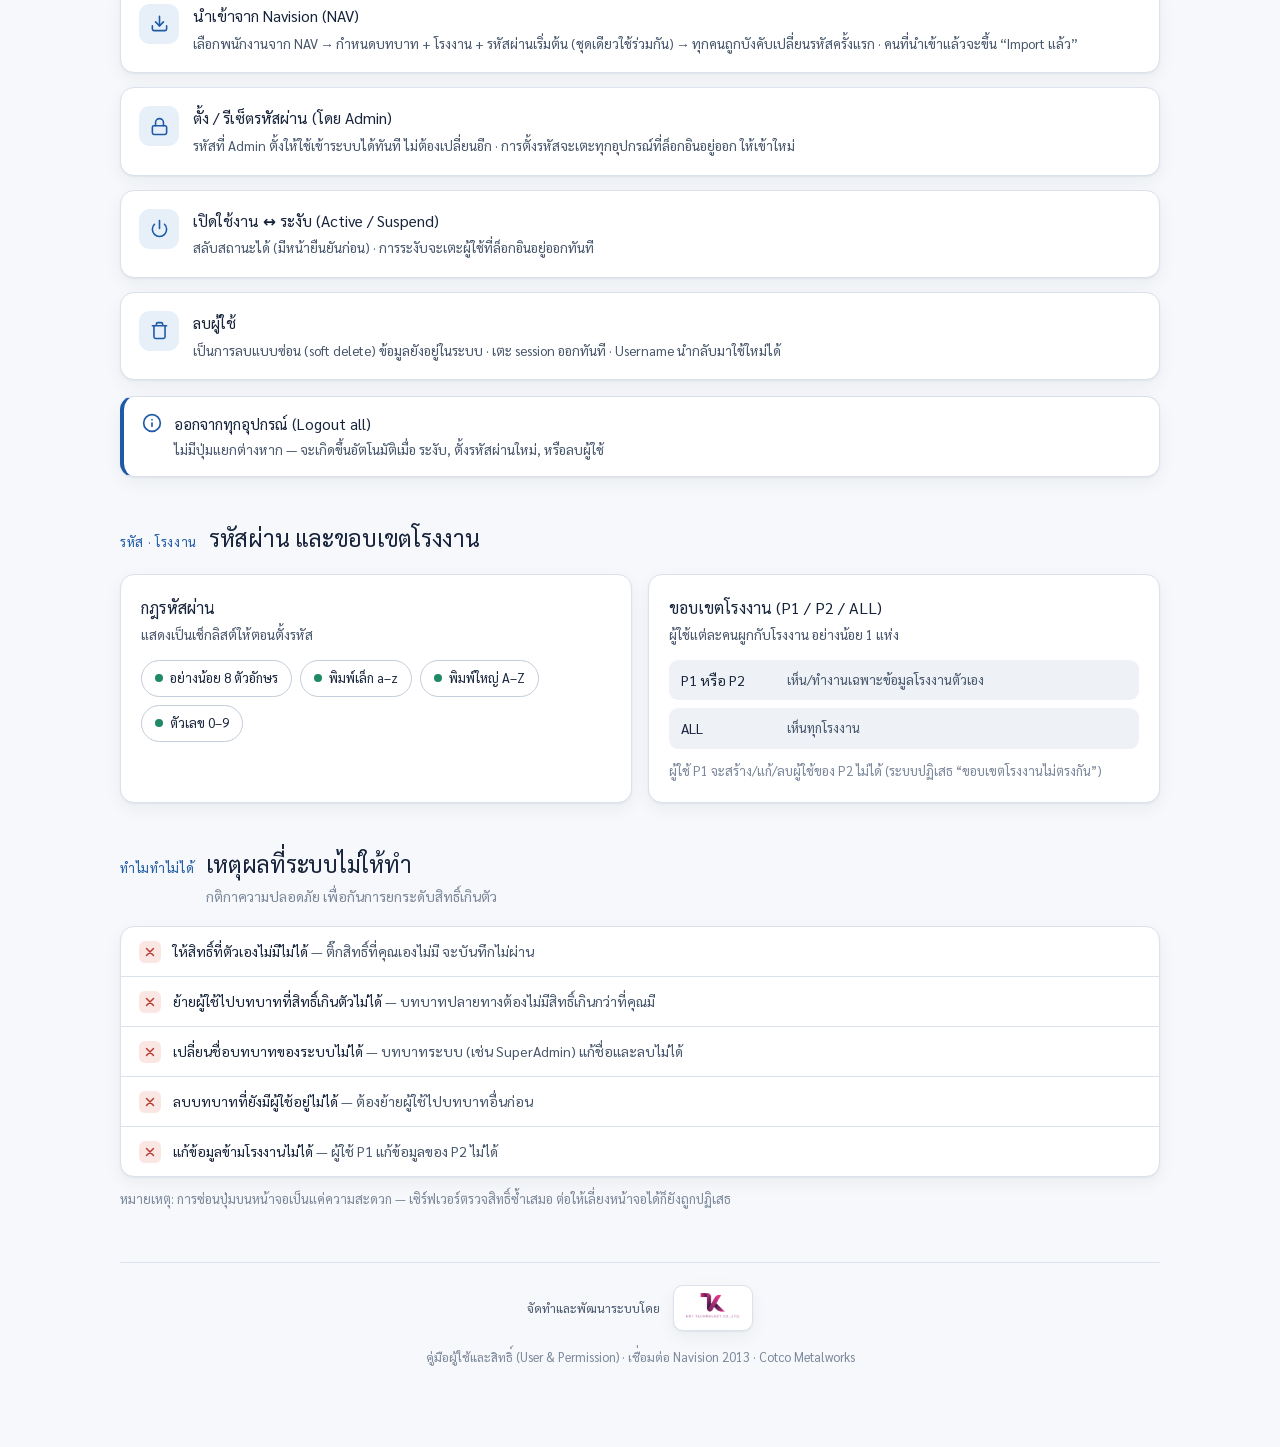
<file: user-permission.html>
<!DOCTYPE html>
<html lang="th">
<head>
<meta charset="utf-8">
<meta name="viewport" content="width=device-width, initial-scale=1">
<meta name="description" content="คู่มือผู้ใช้: เมนูผู้ใช้และสิทธิ์ — จัดการผู้ใช้งาน, บทบาท (Role), สิทธิ์แต่ละเมนู, ขอบเขตโรงงาน">
<link rel="icon" href="data:image/svg+xml,<svg xmlns='http://www.w3.org/2000/svg' viewBox='0 0 100 100'><text y='.9em' font-size='88'>🏭</text></svg>">
<title>คู่มือผู้ใช้และสิทธิ์ (User &amp; Permission) — Cotco</title>
<link rel="stylesheet" href="assets/guide.css">
</head>
<body>

<nav class="topnav"><div class="inner">
  <a class="home" href="index.html"><span class="mark"><img src="assets/ccm-logo.jpg" alt=""></span>คู่มือการใช้งาน</a>
  <div class="links">
    <a href="production-plan.html">วางแผนการผลิต</a>
    <a href="production-output.html">บันทึกการผลิต</a>
    <a href="production-standard.html">มาตรฐานการผลิต</a>
    <a href="user-permission.html" aria-current="page">ผู้ใช้และสิทธิ์</a>
  </div>
</div></nav>
<div class="toolbar"><button type="button" onclick="window.print()"><svg viewBox="0 0 24 24" width="15" height="15" fill="none" stroke="currentColor" stroke-width="2" stroke-linecap="round" stroke-linejoin="round"><polyline points="6 9 6 2 18 2 18 9"/><path d="M6 18H4a2 2 0 0 1-2-2v-5a2 2 0 0 1 2-2h16a2 2 0 0 1 2 2v5a2 2 0 0 1-2 2h-2"/><rect x="6" y="14" width="12" height="8"/></svg>พิมพ์ / บันทึก PDF</button></div>

<div class="wrap">
  <header class="hero">
    <div class="brand-row">
      <span class="logo-chip"><img src="assets/ccm-logo.jpg" alt="CCM — Cotco Metalworks"></span>
      <span class="bt">
        <span class="sys">ระบบบันทึกการผลิตแบบเรียลไทม์ · เชื่อมต่อ Navision 2013</span>
        <span class="own">Cotco Metalworks · เอกสารคู่มือสำหรับผู้ดูแลระบบ</span>
      </span>
    </div>
    <p class="eyebrow">คู่มือ 04 · เมนูผู้ใช้และสิทธิ์</p>
    <h1>จัดการผู้ใช้ บทบาท และสิทธิ์การใช้งาน</h1>
    <p class="lede">คู่มือสำหรับ<b>ผู้ดูแลระบบ</b> — สร้างและจัดการผู้ใช้, นำเข้าจาก Navision, กำหนด<b>บทบาท (Role)</b> และ<b>สิทธิ์</b>ของแต่ละเมนู รวมถึงขอบเขตโรงงาน และเหตุผลที่บางอย่างระบบไม่ให้ทำ</p>
  </header>

  <section>
    <div class="sec-head"><span class="sec-num">2 เมนู</span><div><h2>สองหน้าจอหลัก</h2><p class="sec-sub">แต่ละหน้าจะเปิดได้ต่อเมื่อบทบาทของคุณมีสิทธิ์ “ดู” ของเมนูนั้น</p></div></div>
    <div class="pivot">
      <div class="pcard edit">
        <div class="ph"><span class="ic"><svg viewBox="0 0 24 24" width="18" height="18" fill="none" stroke="currentColor" stroke-width="2" stroke-linecap="round" stroke-linejoin="round"><path d="M16 21v-2a4 4 0 0 0-4-4H6a4 4 0 0 0-4 4v2"/><circle cx="9" cy="7" r="4"/><path d="M22 21v-2a4 4 0 0 0-3-3.87M16 3.13a4 4 0 0 1 0 7.75"/></svg></span><div><span class="who">ผู้ใช้</span><h3>จัดการผู้ใช้งาน</h3></div></div>
        <p class="note" style="margin-top:2px">ดูรายชื่อผู้ใช้ (ชื่อ, บทบาท, โรงงาน, สถานะ), ค้นหา/กรอง, สร้างผู้ใช้ใหม่, นำเข้าจาก NAV, แก้ไข, ตั้งรหัสผ่าน, ระงับ และลบ</p>
      </div>
      <div class="pcard system">
        <div class="ph"><span class="ic"><svg viewBox="0 0 24 24" width="18" height="18" fill="none" stroke="currentColor" stroke-width="2" stroke-linecap="round" stroke-linejoin="round"><rect x="3" y="11" width="18" height="11" rx="2"/><path d="M7 11V7a5 5 0 0 1 10 0v4"/></svg></span><div><span class="who">สิทธิ์</span><h3>สิทธิ์และบทบาท</h3></div></div>
        <p class="note" style="margin-top:2px">สร้าง/แก้บทบาท (Role) และติ๊กสิทธิ์แต่ละเมนู · มีตารางภาพรวมสิทธิ์ (บทบาท × เมนู) ให้ดูว่าใครทำอะไรได้บ้าง</p>
      </div>
    </div>
  </section>

  <section>
    <div class="sec-head"><span class="sec-num">หลักการ</span><div><h2>สิทธิ์ทำงานอย่างไร</h2><p class="sec-sub">สิทธิ์ = คู่ของ “เมนู” กับ “การกระทำ” ที่ผูกกับบทบาท</p></div></div>
    <div class="panel" style="margin-bottom:16px">
      <p class="desc mt0">แต่ละเมนูให้สิทธิ์ได้สูงสุด 6 การกระทำ (ไม่ใช่ทุกเมนูมีครบ):</p>
      <div class="chips">
        <span class="chip"><span class="cd blue"></span>ดู (View)</span>
        <span class="chip"><span class="cd green"></span>เพิ่ม (Insert)</span>
        <span class="chip"><span class="cd green"></span>แก้ไข (Edit)</span>
        <span class="chip"><span class="cd red"></span>ลบ (Delete)</span>
        <span class="chip"><span class="cd amber"></span>อนุมัติ (Approve)</span>
        <span class="chip"><span class="cd blue"></span>จัดลำดับ (Sequence)</span>
      </div>
      <p class="note">ติ๊กช่องไหน = ทุกคนใน<b>บทบาท</b>นั้นทำสิ่งนั้นได้ · ผลที่เห็น: <b>ปุ่มและเมนูจะโผล่เฉพาะเมื่อมีสิทธิ์</b> เช่น ไม่มีสิทธิ์ “ดู” เมนูจัดการผู้ใช้ ก็จะไม่เห็นเมนูนั้นเลย, ไม่มีสิทธิ์ “เพิ่ม” ปุ่มเพิ่มผู้ใช้ก็จะหาย</p>
    </div>
    <div class="callout nav">
      <span class="co-ic" style="color:var(--system)"><svg viewBox="0 0 24 24" width="20" height="20" fill="none" stroke="currentColor" stroke-width="2" stroke-linecap="round" stroke-linejoin="round"><path d="m12 15 2 2 4-4"/><path d="M12 22s8-4 8-10V5l-8-3-8 3v7c0 6 8 10 8 10z"/></svg></span>
      <div><h4>บทบาท SuperAdmin เห็นและทำได้ทุกอย่าง</h4><p>ผู้ที่อยู่ในบทบาท SuperAdmin จะข้ามการตรวจสิทธิ์ทั้งหมด — ใช้สำหรับผู้ดูแลระบบสูงสุดเท่านั้น</p></div>
    </div>
  </section>

  <section>
    <div class="sec-head"><span class="sec-num">ตารางสิทธิ์</span><div><h2>สัญลักษณ์ในตารางภาพรวม</h2><p class="sec-sub">แต่ละช่อง = บทบาทหนึ่ง × เมนูหนึ่ง</p></div></div>
    <div class="grid3">
      <div class="pcard edit" style="text-align:center"><div style="font-size:28px;color:var(--edit);margin-bottom:6px">✓</div><h3 style="justify-content:center">อนุญาตครบ</h3><p class="note" style="margin-top:4px">ทำได้ทุกการกระทำที่เมนูนั้นมี</p></div>
      <div class="pcard lockc" style="text-align:center"><div style="font-size:28px;color:var(--ink-faint);margin-bottom:6px">–</div><h3 style="justify-content:center">อนุญาตบางส่วน</h3><p class="note" style="margin-top:4px">ทำได้บางการกระทำ (เช่น ดูได้ แต่แก้ไม่ได้)</p></div>
      <div class="pcard" style="text-align:center;border-top:4px solid var(--block)"><div style="font-size:28px;color:var(--block);margin-bottom:6px">✕</div><h3 style="justify-content:center">ไม่อนุญาต</h3><p class="note" style="margin-top:4px">ไม่มีสิทธิ์ในเมนูนั้นเลย</p></div>
    </div>
  </section>

  <section>
    <div class="sec-head"><span class="sec-num">ผู้ใช้</span><div><h2>งานจัดการผู้ใช้</h2><p class="sec-sub">การกระทำสำคัญ พร้อมผลที่ตามมา</p></div></div>
    <div class="stack">
      <div class="rule"><span class="ri"><svg viewBox="0 0 24 24" width="19" height="19" fill="none" stroke="currentColor" stroke-width="2" stroke-linecap="round" stroke-linejoin="round"><path d="M16 21v-2a4 4 0 0 0-4-4H6a4 4 0 0 0-4 4v2"/><circle cx="9" cy="7" r="4"/><path d="M19 8v6M22 11h-6"/></svg></span><div><h3>สร้างผู้ใช้ Local</h3><p>กรอก Username, รหัสผ่าน, ชื่อ-สกุล, อีเมล, บทบาท, โรงงาน · ผู้ใช้ใหม่จะ<b>ถูกบังคับเปลี่ยนรหัสผ่านเมื่อเข้าใช้ครั้งแรก</b> · Username ซ้ำจะเตือน</p></div></div>
      <div class="rule"><span class="ri"><svg viewBox="0 0 24 24" width="19" height="19" fill="none" stroke="currentColor" stroke-width="2" stroke-linecap="round" stroke-linejoin="round"><path d="M21 15v4a2 2 0 0 1-2 2H5a2 2 0 0 1-2-2v-4"/><path d="M7 10l5 5 5-5"/><path d="M12 15V3"/></svg></span><div><h3>นำเข้าจาก Navision (NAV)</h3><p>เลือกพนักงานจาก NAV → กำหนดบทบาท + โรงงาน + รหัสผ่านเริ่มต้น (ชุดเดียวใช้ร่วมกัน) → ทุกคนถูก<b>บังคับเปลี่ยนรหัสครั้งแรก</b> · คนที่นำเข้าแล้วจะขึ้น “Import แล้ว”</p></div></div>
      <div class="rule"><span class="ri"><svg viewBox="0 0 24 24" width="19" height="19" fill="none" stroke="currentColor" stroke-width="2" stroke-linecap="round" stroke-linejoin="round"><rect x="3" y="11" width="18" height="11" rx="2"/><path d="M7 11V7a5 5 0 0 1 10 0v4"/></svg></span><div><h3>ตั้ง / รีเซ็ตรหัสผ่าน (โดย Admin)</h3><p>รหัสที่ Admin ตั้งให้<b>ใช้เข้าระบบได้ทันที ไม่ต้องเปลี่ยนอีก</b> · การตั้งรหัสจะ<b>เตะทุกอุปกรณ์ที่ล็อกอินอยู่ออก</b> ให้เข้าใหม่</p></div></div>
      <div class="rule"><span class="ri"><svg viewBox="0 0 24 24" width="19" height="19" fill="none" stroke="currentColor" stroke-width="2" stroke-linecap="round" stroke-linejoin="round"><path d="M18.36 6.64A9 9 0 1 1 5.64 6.64"/><line x1="12" y1="2" x2="12" y2="12"/></svg></span><div><h3>เปิดใช้งาน ↔ ระงับ (Active / Suspend)</h3><p>สลับสถานะได้ (มีหน้ายืนยันก่อน) · การ<b>ระงับจะเตะผู้ใช้ที่ล็อกอินอยู่ออกทันที</b></p></div></div>
      <div class="rule"><span class="ri"><svg viewBox="0 0 24 24" width="19" height="19" fill="none" stroke="currentColor" stroke-width="2" stroke-linecap="round" stroke-linejoin="round"><path d="M3 6h18M8 6V4a2 2 0 0 1 2-2h4a2 2 0 0 1 2 2v2M19 6v14a2 2 0 0 1-2 2H7a2 2 0 0 1-2-2V6"/></svg></span><div><h3>ลบผู้ใช้</h3><p>เป็นการ<b>ลบแบบซ่อน (soft delete)</b> ข้อมูลยังอยู่ในระบบ · เตะ session ออกทันที · <b>Username นำกลับมาใช้ใหม่ได้</b></p></div></div>
    </div>
    <div class="callout info" style="margin-top:16px">
      <span class="co-ic"><svg viewBox="0 0 24 24" width="20" height="20" fill="none" stroke="currentColor" stroke-width="2" stroke-linecap="round" stroke-linejoin="round"><circle cx="12" cy="12" r="10"/><path d="M12 16v-4M12 8h.01"/></svg></span>
      <div><h4>ออกจากทุกอุปกรณ์ (Logout all)</h4><p>ไม่มีปุ่มแยกต่างหาก — จะเกิดขึ้นอัตโนมัติเมื่อ <b>ระงับ, ตั้งรหัสผ่านใหม่, หรือลบผู้ใช้</b></p></div>
    </div>
  </section>

  <section>
    <div class="sec-head"><span class="sec-num">รหัส · โรงงาน</span><div><h2>รหัสผ่าน และขอบเขตโรงงาน</h2></div></div>
    <div class="duo">
      <div class="panel">
        <h3>กฎรหัสผ่าน</h3>
        <p class="desc">แสดงเป็นเช็กลิสต์ให้ตอนตั้งรหัส</p>
        <div class="chips">
          <span class="chip"><span class="cd green"></span>อย่างน้อย 8 ตัวอักษร</span>
          <span class="chip"><span class="cd green"></span>พิมพ์เล็ก a–z</span>
          <span class="chip"><span class="cd green"></span>พิมพ์ใหญ่ A–Z</span>
          <span class="chip"><span class="cd green"></span>ตัวเลข 0–9</span>
        </div>
      </div>
      <div class="panel">
        <h3>ขอบเขตโรงงาน (P1 / P2 / ALL)</h3>
        <p class="desc">ผู้ใช้แต่ละคนผูกกับโรงงาน อย่างน้อย 1 แห่ง</p>
        <div class="fields">
          <div class="frow"><span class="fl">P1 หรือ P2</span><span>เห็น/ทำงานเฉพาะข้อมูลโรงงานตัวเอง</span></div>
          <div class="frow"><span class="fl">ALL</span><span>เห็นทุกโรงงาน</span></div>
        </div>
        <p class="life-note">ผู้ใช้ P1 จะสร้าง/แก้/ลบผู้ใช้ของ P2 ไม่ได้ (ระบบปฏิเสธ “ขอบเขตโรงงานไม่ตรงกัน”)</p>
      </div>
    </div>
  </section>

  <section>
    <div class="sec-head"><span class="sec-num">ทำไมทำไม่ได้</span><div><h2>เหตุผลที่ระบบไม่ให้ทำ</h2><p class="sec-sub">กติกาความปลอดภัย เพื่อกันการยกระดับสิทธิ์เกินตัว</p></div></div>
    <div class="checks">
      <div class="check"><span class="ci x"><svg viewBox="0 0 24 24" width="14" height="14" fill="none" stroke="currentColor" stroke-width="2.5" stroke-linecap="round"><path d="M18 6 6 18M6 6l12 12"/></svg></span><span class="ct"><b>ให้สิทธิ์ที่ตัวเองไม่มีไม่ได้</b> <span>— ติ๊กสิทธิ์ที่คุณเองไม่มี จะบันทึกไม่ผ่าน</span></span></div>
      <div class="check"><span class="ci x"><svg viewBox="0 0 24 24" width="14" height="14" fill="none" stroke="currentColor" stroke-width="2.5" stroke-linecap="round"><path d="M18 6 6 18M6 6l12 12"/></svg></span><span class="ct"><b>ย้ายผู้ใช้ไปบทบาทที่สิทธิ์เกินตัวไม่ได้</b> <span>— บทบาทปลายทางต้องไม่มีสิทธิ์เกินกว่าที่คุณมี</span></span></div>
      <div class="check"><span class="ci x"><svg viewBox="0 0 24 24" width="14" height="14" fill="none" stroke="currentColor" stroke-width="2.5" stroke-linecap="round"><path d="M18 6 6 18M6 6l12 12"/></svg></span><span class="ct"><b>เปลี่ยนชื่อบทบาทของระบบไม่ได้</b> <span>— บทบาทระบบ (เช่น SuperAdmin) แก้ชื่อและลบไม่ได้</span></span></div>
      <div class="check"><span class="ci x"><svg viewBox="0 0 24 24" width="14" height="14" fill="none" stroke="currentColor" stroke-width="2.5" stroke-linecap="round"><path d="M18 6 6 18M6 6l12 12"/></svg></span><span class="ct"><b>ลบบทบาทที่ยังมีผู้ใช้อยู่ไม่ได้</b> <span>— ต้องย้ายผู้ใช้ไปบทบาทอื่นก่อน</span></span></div>
      <div class="check"><span class="ci x"><svg viewBox="0 0 24 24" width="14" height="14" fill="none" stroke="currentColor" stroke-width="2.5" stroke-linecap="round"><path d="M18 6 6 18M6 6l12 12"/></svg></span><span class="ct"><b>แก้ข้อมูลข้ามโรงงานไม่ได้</b> <span>— ผู้ใช้ P1 แก้ข้อมูลของ P2 ไม่ได้</span></span></div>
    </div>
    <p class="life-note">หมายเหตุ: การซ่อนปุ่มบนหน้าจอเป็นแค่ความสะดวก — เซิร์ฟเวอร์ตรวจสิทธิ์ซ้ำเสมอ ต่อให้เลี่ยงหน้าจอได้ก็ยังถูกปฏิเสธ</p>
  </section>

  <footer>
    <div class="foot-brand"><span class="fl">จัดทำและพัฒนาระบบโดย</span><span class="fc"><img src="assets/knt-logo.png" alt="KNT Technology Co., Ltd."></span></div>
    คู่มือผู้ใช้และสิทธิ์ (User &amp; Permission) · เชื่อมต่อ Navision 2013 · Cotco Metalworks
  </footer>
</div>
</body>
</html>
</file>
<file: assets/guide.css>
/* ===========================================================================
   Cotco Metalworks — User Guide shared stylesheet
   ระบบบันทึกการผลิตแบบเรียลไทม์ · เชื่อมต่อ Navision 2013
   =========================================================================== */

@font-face {
  font-family: 'Sarabun';
  src: url('Sarabun-Regular.ttf') format('truetype');
  font-weight: 400 800;
  font-style: normal;
  font-display: swap;
}

:root {
  --ground: #f6f8fb;
  --surface: #ffffff;
  --surface-2: #eef2f7;
  --ink: #16233a;
  --ink-soft: #47566b;
  --ink-faint: #7a8699;
  --line: #dbe2ec;
  --line-strong: #c3ccda;
  --brand: #1e5aa5;
  --brand-soft: #e7eff8;
  --edit: #1f8a63;      /* ผู้ใช้แก้ได้ */
  --edit-soft: #e2f3eb;
  --system: #1e5aa5;    /* ระบบคุม */
  --system-soft: #e7eff8;
  --lock: #b5751a;      /* ล็อก / ต้องระวัง */
  --lock-soft: #f8efdd;
  --block: #b83b30;     /* บันทึกไม่ได้ */
  --block-soft: #fae7e4;
  --shadow: 0 1px 2px rgba(22,35,58,.06), 0 6px 18px rgba(22,35,58,.05);
  --radius: 14px;
  --font: 'Sarabun', 'Noto Sans Thai', 'Leelawadee UI', 'IBM Plex Sans Thai', system-ui, -apple-system, 'Segoe UI', sans-serif;
}
@media (prefers-color-scheme: dark) {
  :root {
    --ground: #0e141d; --surface: #161f2b; --surface-2: #1d2836; --ink: #e7edf5; --ink-soft: #aab6c7; --ink-faint: #7c899c; --line: #273343; --line-strong: #34435a; --brand: #6fa5df; --brand-soft: #17293f; --edit: #57c493; --edit-soft: #12301f; --system: #6fa5df; --system-soft: #17293f; --lock: #e0a94e; --lock-soft: #33260f; --block: #ec7b6f; --block-soft: #35110d; --shadow: 0 1px 2px rgba(0,0,0,.3), 0 8px 22px rgba(0,0,0,.35);
  }
}
:root[data-theme="light"] { --ground:#f6f8fb; --surface:#fff; --surface-2:#eef2f7; --ink:#16233a; --ink-soft:#47566b; --ink-faint:#7a8699; --line:#dbe2ec; --line-strong:#c3ccda; --brand:#1e5aa5; --brand-soft:#e7eff8; --edit:#1f8a63; --edit-soft:#e2f3eb; --system:#1e5aa5; --system-soft:#e7eff8; --lock:#b5751a; --lock-soft:#f8efdd; --block:#b83b30; --block-soft:#fae7e4; --shadow:0 1px 2px rgba(22,35,58,.06),0 6px 18px rgba(22,35,58,.05); }
:root[data-theme="dark"] { --ground:#0e141d; --surface:#161f2b; --surface-2:#1d2836; --ink:#e7edf5; --ink-soft:#aab6c7; --ink-faint:#7c899c; --line:#273343; --line-strong:#34435a; --brand:#6fa5df; --brand-soft:#17293f; --edit:#57c493; --edit-soft:#12301f; --system:#6fa5df; --system-soft:#17293f; --lock:#e0a94e; --lock-soft:#33260f; --block:#ec7b6f; --block-soft:#35110d; --shadow:0 1px 2px rgba(0,0,0,.3),0 8px 22px rgba(0,0,0,.35); }

* { box-sizing: border-box; }
img, svg { max-width: 100%; }
body { margin: 0; background: var(--ground); color: var(--ink); font-family: var(--font); line-height: 1.6; -webkit-font-smoothing: antialiased; font-size: 16px; }
a { color: var(--brand); }
.wrap { max-width: 1080px; margin: 0 auto; padding: 0 20px 80px; }

/* ---- top nav (multi-page) ---- */
.topnav { position: sticky; top: 0; z-index: 40; background: color-mix(in srgb, var(--surface) 88%, transparent); backdrop-filter: saturate(1.4) blur(8px); border-bottom: 1px solid var(--line); }
.topnav .inner { max-width: 1080px; margin: 0 auto; padding: 10px 20px; display: flex; align-items: center; gap: 16px; }
.topnav .home { display: inline-flex; align-items: center; gap: 9px; font-weight: 800; font-size: 14.5px; color: var(--ink); text-decoration: none; flex: none; }
.topnav .home .mark { width: 26px; height: 26px; border-radius: 7px; background: #fff; border: 1px solid var(--line); display: inline-flex; align-items: center; justify-content: center; overflow: hidden; }
.topnav .home .mark img { height: 20px; width: auto; display: block; }
.topnav .links { display: flex; gap: 4px; margin-left: auto; flex-wrap: wrap; }
.topnav .links a { font-size: 13px; font-weight: 700; color: var(--ink-soft); text-decoration: none; padding: 6px 11px; border-radius: 8px; white-space: nowrap; }
.topnav .links a:hover { background: var(--surface-2); color: var(--ink); }
.topnav .links a[aria-current="page"] { background: var(--brand-soft); color: var(--brand); }

/* ---- toolbar (print) ---- */
.toolbar { position: fixed; top: 62px; right: 16px; z-index: 45; }
.toolbar button { font: inherit; font-weight: 700; font-size: 13px; cursor: pointer; border: 1px solid var(--line-strong); background: var(--surface); color: var(--ink); padding: 8px 14px; border-radius: 10px; box-shadow: var(--shadow); display: inline-flex; align-items: center; gap: 7px; }
.toolbar button:hover { border-color: var(--brand); color: var(--brand); }
.toolbar button:focus-visible { outline: 2px solid var(--brand); outline-offset: 2px; }

/* ---- header / hero ---- */
header.hero { background: linear-gradient(180deg, var(--surface), var(--ground)); border: 1px solid var(--line); border-radius: var(--radius); padding: 28px 30px 26px; box-shadow: var(--shadow); margin: 26px 0 8px; }
.brand-row { display: flex; align-items: center; gap: 14px; margin-bottom: 20px; padding-bottom: 20px; border-bottom: 1px solid var(--line); }
.logo-chip { background: #fff; border: 1px solid var(--line); border-radius: 12px; padding: 8px 13px; display: inline-flex; align-items: center; box-shadow: var(--shadow); flex: none; }
.logo-chip img { display: block; height: 46px; width: auto; }
.brand-row .bt { display: flex; flex-direction: column; gap: 2px; min-width: 0; }
.brand-row .bt .sys { font-size: 15.5px; font-weight: 800; color: var(--ink); line-height: 1.3; }
.brand-row .bt .own { font-size: 12.5px; color: var(--ink-faint); font-weight: 600; letter-spacing: .02em; }
.eyebrow { font-size: 12px; font-weight: 700; letter-spacing: .14em; text-transform: uppercase; color: var(--brand); margin: 0 0 10px; }
h1 { font-size: clamp(25px, 4vw, 36px); line-height: 1.2; margin: 0 0 10px; font-weight: 800; letter-spacing: -.01em; text-wrap: balance; }
.lede { color: var(--ink-soft); max-width: 64ch; margin: 0; font-size: 16.5px; }
.legend { display: flex; flex-wrap: wrap; gap: 10px 18px; margin-top: 22px; padding-top: 20px; border-top: 1px solid var(--line); }
.legend .item { display: inline-flex; align-items: center; gap: 8px; font-size: 13.5px; color: var(--ink-soft); font-weight: 600; }
.dot { width: 12px; height: 12px; border-radius: 4px; flex: none; }
.dot.edit { background: var(--edit); } .dot.system { background: var(--system); } .dot.lock { background: var(--lock); } .dot.block { background: var(--block); }

/* ---- section ---- */
section { margin-top: 42px; }
.sec-head { display: flex; align-items: baseline; gap: 12px; margin: 0 0 18px; }
.sec-num { font-size: 13px; font-weight: 800; color: var(--brand); font-variant-numeric: tabular-nums; letter-spacing: .05em; white-space: nowrap; }
h2 { font-size: clamp(19px, 2.6vw, 23px); margin: 0; font-weight: 800; letter-spacing: -.01em; }
.sec-sub { color: var(--ink-faint); font-size: 14px; margin: 4px 0 0; }

/* ---- flow (steps) ---- */
.flow { display: grid; grid-template-columns: 1fr auto 1fr auto 1fr; gap: 6px; align-items: stretch; }
.flow.four { grid-template-columns: 1fr auto 1fr auto 1fr auto 1fr; }
.step { background: var(--surface); border: 1px solid var(--line); border-radius: var(--radius); padding: 18px; box-shadow: var(--shadow); position: relative; }
.step .n { display: inline-flex; align-items: center; justify-content: center; width: 26px; height: 26px; border-radius: 8px; background: var(--brand-soft); color: var(--brand); font-weight: 800; font-size: 14px; margin-bottom: 10px; font-variant-numeric: tabular-nums; }
.step h3 { margin: 0 0 6px; font-size: 16px; font-weight: 800; }
.step p { margin: 0; font-size: 13.5px; color: var(--ink-soft); }
.step .tag { margin-top: 10px; font-size: 12px; color: var(--ink-faint); }
.chev { display: flex; align-items: center; color: var(--line-strong); }
.chev svg { width: 22px; height: 22px; }

/* ---- two/three-column cards ---- */
.pivot { display: grid; grid-template-columns: 1fr 1fr; gap: 16px; }
.grid3 { display: grid; grid-template-columns: repeat(3, 1fr); gap: 14px; }
.pcard { border-radius: var(--radius); padding: 20px; box-shadow: var(--shadow); border: 1px solid var(--line); background: var(--surface); }
.pcard.system { border-top: 4px solid var(--system); }
.pcard.edit { border-top: 4px solid var(--edit); }
.pcard.lockc { border-top: 4px solid var(--lock); }
.pcard .ph { display: flex; align-items: center; gap: 10px; margin-bottom: 6px; }
.pcard .ph .ic { width: 34px; height: 34px; border-radius: 9px; display: inline-flex; align-items: center; justify-content: center; flex: none; }
.pcard.system .ic { background: var(--system-soft); color: var(--system); }
.pcard.edit .ic { background: var(--edit-soft); color: var(--edit); }
.pcard.lockc .ic { background: var(--lock-soft); color: var(--lock); }
.pcard h3 { margin: 0; font-size: 17px; font-weight: 800; }
.pcard .who { font-size: 12.5px; font-weight: 700; letter-spacing: .02em; }
.pcard.system .who { color: var(--system); } .pcard.edit .who { color: var(--edit); } .pcard.lockc .who { color: var(--lock); }
.pcard .note { margin: 14px 0 0; font-size: 13px; color: var(--ink-soft); }
.fields { display: flex; flex-direction: column; gap: 8px; margin: 14px 0 0; }
.frow { display: flex; align-items: center; gap: 10px; font-size: 14px; padding: 9px 12px; border-radius: 9px; background: var(--surface-2); }
.frow .fl { font-weight: 700; min-width: 96px; }
.frow > span:not(.fl):not(.fs) { color: var(--ink-soft); font-size: 13px; }
.frow .fs { margin-left: auto; font-size: 12.5px; font-weight: 700; padding: 2px 9px; border-radius: 999px; white-space: nowrap; }
.fs.lock { background: var(--system-soft); color: var(--system); }
.fs.free { background: var(--edit-soft); color: var(--edit); }

/* ---- rules / cards grid ---- */
.rules { display: grid; grid-template-columns: repeat(2, 1fr); gap: 14px; }
.rule { background: var(--surface); border: 1px solid var(--line); border-radius: var(--radius); padding: 18px; box-shadow: var(--shadow); display: flex; gap: 14px; }
.rule .rn { flex: none; width: 40px; height: 40px; border-radius: 11px; background: var(--brand); color: #fff; display: inline-flex; align-items: center; justify-content: center; font-weight: 800; font-size: 18px; font-variant-numeric: tabular-nums; }
:root[data-theme="dark"] .rule .rn { color: #0e141d; }
@media (prefers-color-scheme: dark) { .rule .rn { color: #0e141d; } }
.rule .ri { flex: none; width: 40px; height: 40px; border-radius: 11px; background: var(--brand-soft); color: var(--brand); display: inline-flex; align-items: center; justify-content: center; }
.rule h3 { margin: 0 0 4px; font-size: 15.5px; font-weight: 800; }
.rule p { margin: 0; font-size: 13.5px; color: var(--ink-soft); }
.rule .badge { display: inline-block; margin-top: 9px; font-size: 11.5px; font-weight: 700; padding: 2px 9px; border-radius: 999px; letter-spacing: .01em; }
.badge.see { background: var(--edit-soft); color: var(--edit); }
.badge.auto { background: var(--surface-2); color: var(--ink-faint); }
.badge.warn { background: var(--lock-soft); color: var(--lock); }

/* ---- panels / duo ---- */
.duo { display: grid; grid-template-columns: 1fr 1fr; gap: 16px; }
.panel { background: var(--surface); border: 1px solid var(--line); border-radius: var(--radius); padding: 20px; box-shadow: var(--shadow); }
.panel h3 { margin: 0 0 4px; font-size: 16px; font-weight: 800; display: flex; align-items: center; gap: 8px; }
.panel .desc { font-size: 13.5px; color: var(--ink-soft); margin: 0 0 14px; }
.formula { background: var(--surface-2); border: 1px dashed var(--line-strong); border-radius: 10px; padding: 14px 16px; font-size: 14px; text-align: center; color: var(--ink); font-weight: 600; }
.formula .op { color: var(--brand); font-weight: 800; padding: 0 3px; }
.ex { display: flex; flex-direction: column; gap: 7px; margin-top: 12px; font-size: 13.5px; }
.ex .er { display: flex; gap: 8px; align-items: center; }
.ex .er b { font-variant-numeric: tabular-nums; }
.arrow-in { color: var(--edit); font-weight: 800; }
.warn-line { display: flex; gap: 9px; align-items: flex-start; margin-top: 14px; padding: 11px 13px; border-radius: 10px; background: var(--block-soft); font-size: 13px; color: var(--ink); }
.warn-line svg { flex: none; color: var(--block); margin-top: 1px; }

/* ---- states / status pills ---- */
.states { display: grid; grid-template-columns: repeat(2, 1fr); gap: 12px; }
.state { display: flex; gap: 12px; align-items: flex-start; background: var(--surface); border: 1px solid var(--line); border-radius: 12px; padding: 14px 16px; box-shadow: var(--shadow); }
.state .si { flex: none; width: 30px; height: 30px; border-radius: 8px; display: inline-flex; align-items: center; justify-content: center; }
.state.on .si { background: var(--edit-soft); color: var(--edit); }
.state.off .si { background: var(--lock-soft); color: var(--lock); }
.state.mid .si { background: var(--system-soft); color: var(--system); }
.state h4 { margin: 0 0 2px; font-size: 14.5px; font-weight: 800; }
.state p { margin: 0; font-size: 12.5px; color: var(--ink-soft); }
.state .k { font-size: 11.5px; font-weight: 700; }
.state.on .k { color: var(--edit); } .state.off .k { color: var(--lock); } .state.mid .k { color: var(--system); }

/* status chips inline */
.chips { display: flex; flex-wrap: wrap; gap: 8px; }
.chip { display: inline-flex; align-items: center; gap: 7px; padding: 7px 13px; border-radius: 999px; font-size: 13px; font-weight: 700; border: 1px solid var(--line-strong); background: var(--surface); }
.chip .cd { width: 8px; height: 8px; border-radius: 999px; }
.cd.green { background: var(--edit); } .cd.blue { background: var(--brand); } .cd.amber { background: var(--lock); } .cd.red { background: var(--block); } .cd.grey { background: var(--ink-faint); } .cd.yellow { background: #d4a017; }

/* ---- checklist ---- */
.checks { background: var(--surface); border: 1px solid var(--line); border-radius: var(--radius); box-shadow: var(--shadow); overflow: hidden; }
.check { display: flex; gap: 12px; align-items: flex-start; padding: 13px 18px; border-bottom: 1px solid var(--line); }
.check:last-child { border-bottom: none; }
.check .ci { flex: none; width: 22px; height: 22px; border-radius: 6px; display: inline-flex; align-items: center; justify-content: center; margin-top: 1px; }
.check .ci.x { background: var(--block-soft); color: var(--block); }
.check .ci.ok { background: var(--edit-soft); color: var(--edit); }
.check .ci.i { background: var(--brand-soft); color: var(--brand); }
.check .ct { font-size: 14px; }
.check .ct b { font-weight: 800; }
.check .ct span { color: var(--ink-soft); }

/* ---- data grid (fields reference) ---- */
.tablewrap { overflow-x: auto; border: 1px solid var(--line); border-radius: var(--radius); box-shadow: var(--shadow); }
table.g { border-collapse: collapse; width: 100%; font-size: 13.5px; background: var(--surface); min-width: 520px; }
table.g th, table.g td { text-align: left; padding: 11px 14px; border-bottom: 1px solid var(--line); vertical-align: top; }
table.g th { background: var(--surface-2); font-weight: 800; font-size: 12.5px; color: var(--ink-soft); letter-spacing: .02em; }
table.g tr:last-child td { border-bottom: none; }
table.g td b { font-weight: 800; }
table.g td .muted { color: var(--ink-faint); }
table.g td.num { font-variant-numeric: tabular-nums; }

/* ---- calendar strip ---- */
.cal { display: grid; grid-template-columns: repeat(4, 1fr); gap: 12px; }
.cbox { background: var(--surface); border: 1px solid var(--line); border-radius: 12px; padding: 15px 16px; box-shadow: var(--shadow); }
.cbox .cl { font-size: 12px; font-weight: 700; color: var(--brand); text-transform: uppercase; letter-spacing: .08em; margin: 0 0 6px; }
.cbox .cv { font-size: 20px; font-weight: 800; font-variant-numeric: tabular-nums; margin: 0; }
.cbox .cs { font-size: 12.5px; color: var(--ink-soft); margin: 3px 0 0; }

/* ---- lifecycle pills ---- */
.life { display: flex; flex-wrap: wrap; gap: 8px; align-items: center; }
.pill { display: inline-flex; align-items: center; gap: 7px; padding: 8px 14px; border-radius: 999px; font-size: 13.5px; font-weight: 700; border: 1px solid var(--line-strong); background: var(--surface); }
.pill .pd { width: 8px; height: 8px; border-radius: 999px; background: var(--ink-faint); }
.pill.draft { border-color: var(--brand); color: var(--brand); background: var(--brand-soft); }
.pill.draft .pd { background: var(--brand); }
.pill .pd.g { background: var(--edit); } .pill .pd.a { background: var(--lock); } .pill .pd.n { background: var(--ink-faint); }
.life .sep { color: var(--line-strong); }
.life-note { font-size: 13px; color: var(--ink-faint); margin: 12px 0 0; }

/* ---- callout ---- */
.callout { display: flex; gap: 12px; align-items: flex-start; border-radius: var(--radius); padding: 15px 18px; box-shadow: var(--shadow); border: 1px solid var(--line); background: var(--surface); }
.callout.info { border-left: 4px solid var(--brand); }
.callout.nav { border-left: 4px solid var(--system); background: var(--system-soft); }
.callout .co-ic { flex: none; color: var(--brand); margin-top: 1px; }
.callout h4 { margin: 0 0 3px; font-size: 15px; font-weight: 800; }
.callout p { margin: 0; font-size: 13.5px; color: var(--ink-soft); }
.callout p + p { margin-top: 6px; }

/* ---- landing cards ---- */
.hub { display: grid; grid-template-columns: repeat(2, 1fr); gap: 16px; }
a.hubcard { text-decoration: none; color: inherit; background: var(--surface); border: 1px solid var(--line); border-radius: var(--radius); padding: 22px; box-shadow: var(--shadow); display: flex; flex-direction: column; gap: 10px; transition: transform .12s ease, border-color .12s ease, box-shadow .12s ease; }
a.hubcard:hover { transform: translateY(-2px); border-color: var(--brand); box-shadow: 0 4px 10px rgba(22,35,58,.08), 0 14px 32px rgba(22,35,58,.10); }
a.hubcard:focus-visible { outline: 2px solid var(--brand); outline-offset: 3px; }
.hubcard .hc-top { display: flex; align-items: center; gap: 12px; }
.hubcard .hc-ic { width: 46px; height: 46px; border-radius: 12px; background: var(--brand-soft); color: var(--brand); display: inline-flex; align-items: center; justify-content: center; flex: none; }
.hubcard .hc-n { font-size: 12px; font-weight: 800; color: var(--ink-faint); font-variant-numeric: tabular-nums; letter-spacing: .06em; }
.hubcard h3 { margin: 0; font-size: 18px; font-weight: 800; letter-spacing: -.01em; }
.hubcard p { margin: 0; font-size: 13.5px; color: var(--ink-soft); flex: 1; }
.hubcard .hc-go { font-size: 13.5px; font-weight: 800; color: var(--brand); display: inline-flex; align-items: center; gap: 6px; margin-top: 2px; }

/* ---- footer ---- */
footer { margin-top: 52px; padding-top: 22px; border-top: 1px solid var(--line); font-size: 12.5px; color: var(--ink-faint); text-align: center; }
.foot-brand { display: flex; align-items: center; justify-content: center; gap: 13px; margin-bottom: 16px; flex-wrap: wrap; }
.foot-brand .fl { font-size: 12.5px; color: var(--ink-soft); font-weight: 600; }
.foot-brand .fc { background: #fff; border: 1px solid var(--line); border-radius: 10px; padding: 7px 12px; display: inline-flex; box-shadow: var(--shadow); }
.foot-brand .fc img { display: block; height: 30px; width: auto; }

/* ---- utilities ---- */
.mt0 { margin-top: 0; }
.stack { display: flex; flex-direction: column; gap: 14px; }

@media (prefers-reduced-motion: reduce) { * { transition: none !important; animation: none !important; } }

@media (max-width: 820px) {
  .flow, .flow.four { grid-template-columns: 1fr; }
  .flow .chev { transform: rotate(90deg); justify-content: center; padding: 2px 0; }
  .pivot, .grid3, .rules, .duo, .states, .cal, .hub { grid-template-columns: 1fr; }
  .topnav .links { display: none; }
}

@media print {
  .toolbar, .topnav { display: none !important; }
  :root { --ground:#fff !important; --surface:#fff !important; --surface-2:#f2f4f8 !important; --ink:#16233a !important; --shadow:none !important; }
  .wrap { max-width: none; padding: 0 6px; }
  header.hero, section { break-inside: avoid; }
  .step, .pcard, .rule, .panel, .state, .cbox, .checks, .check, .hubcard, .callout, .tablewrap { box-shadow: none !important; break-inside: avoid; }
}
</file>
